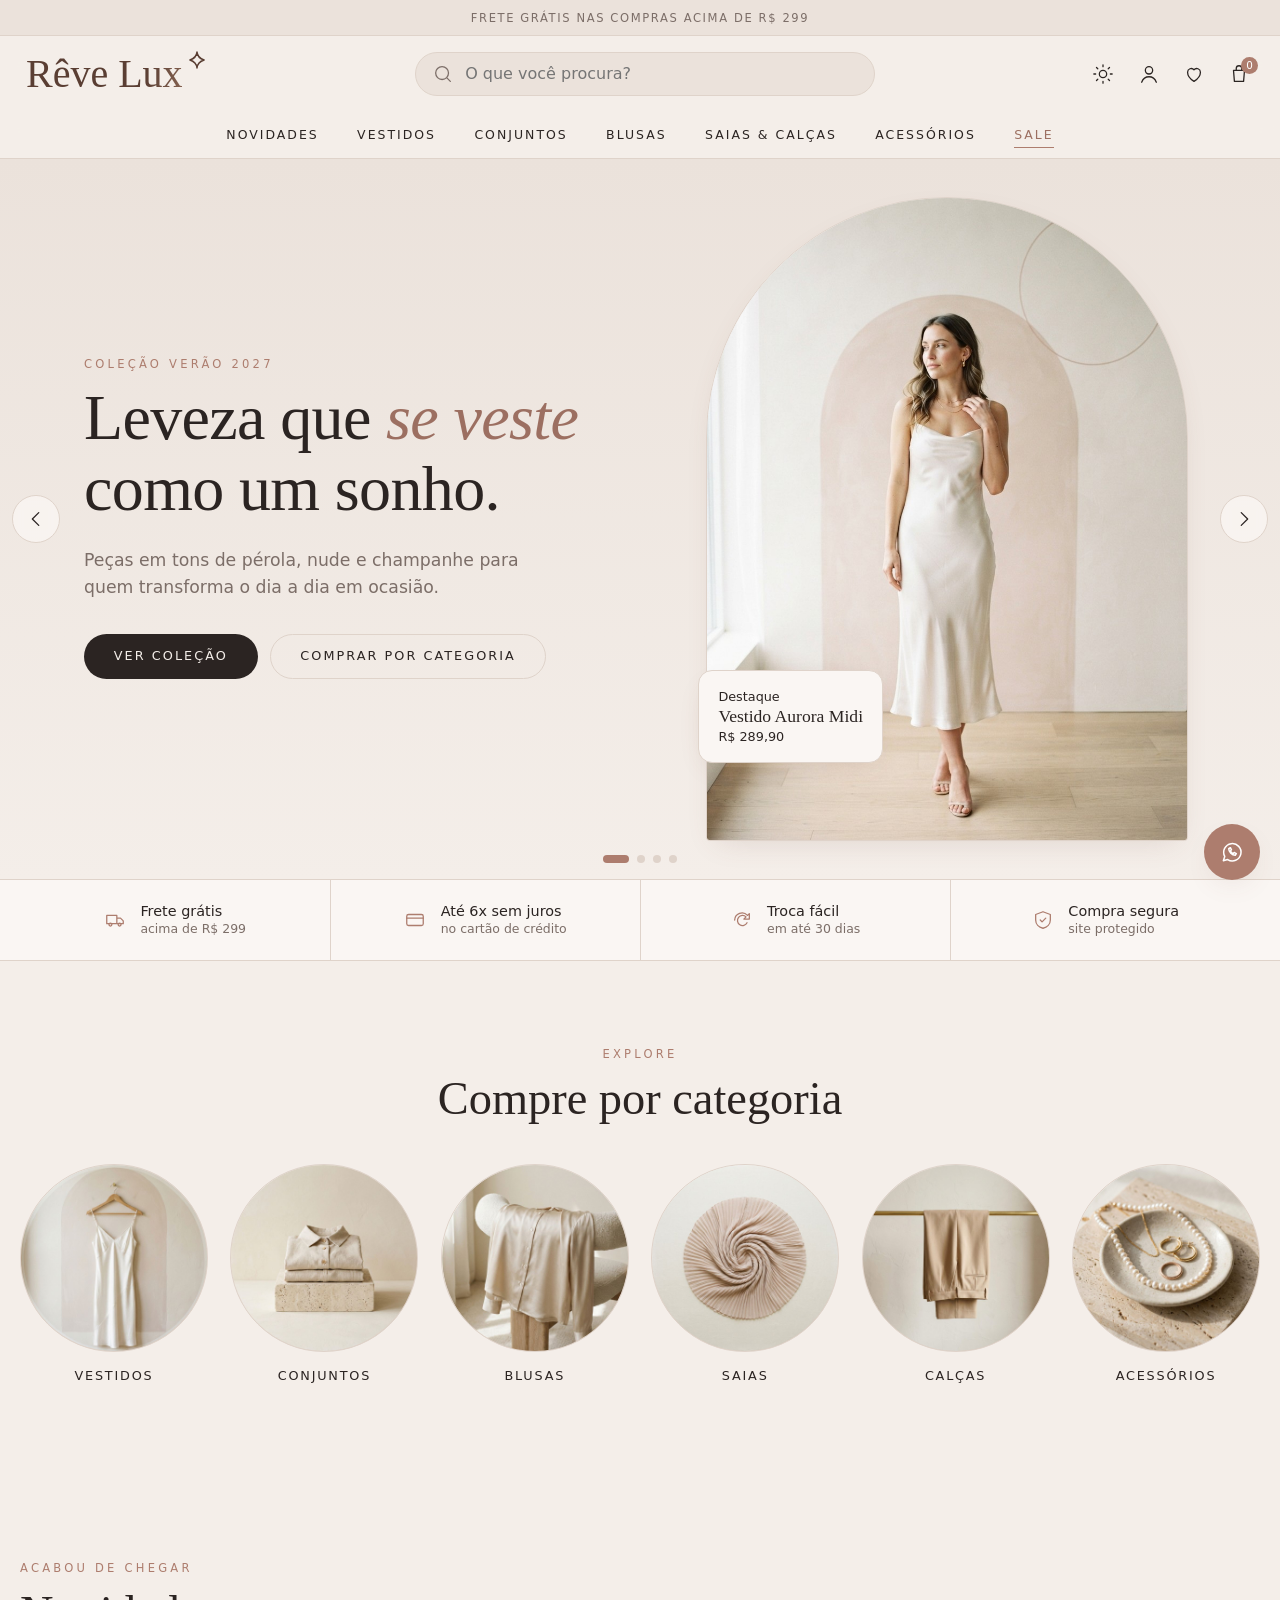
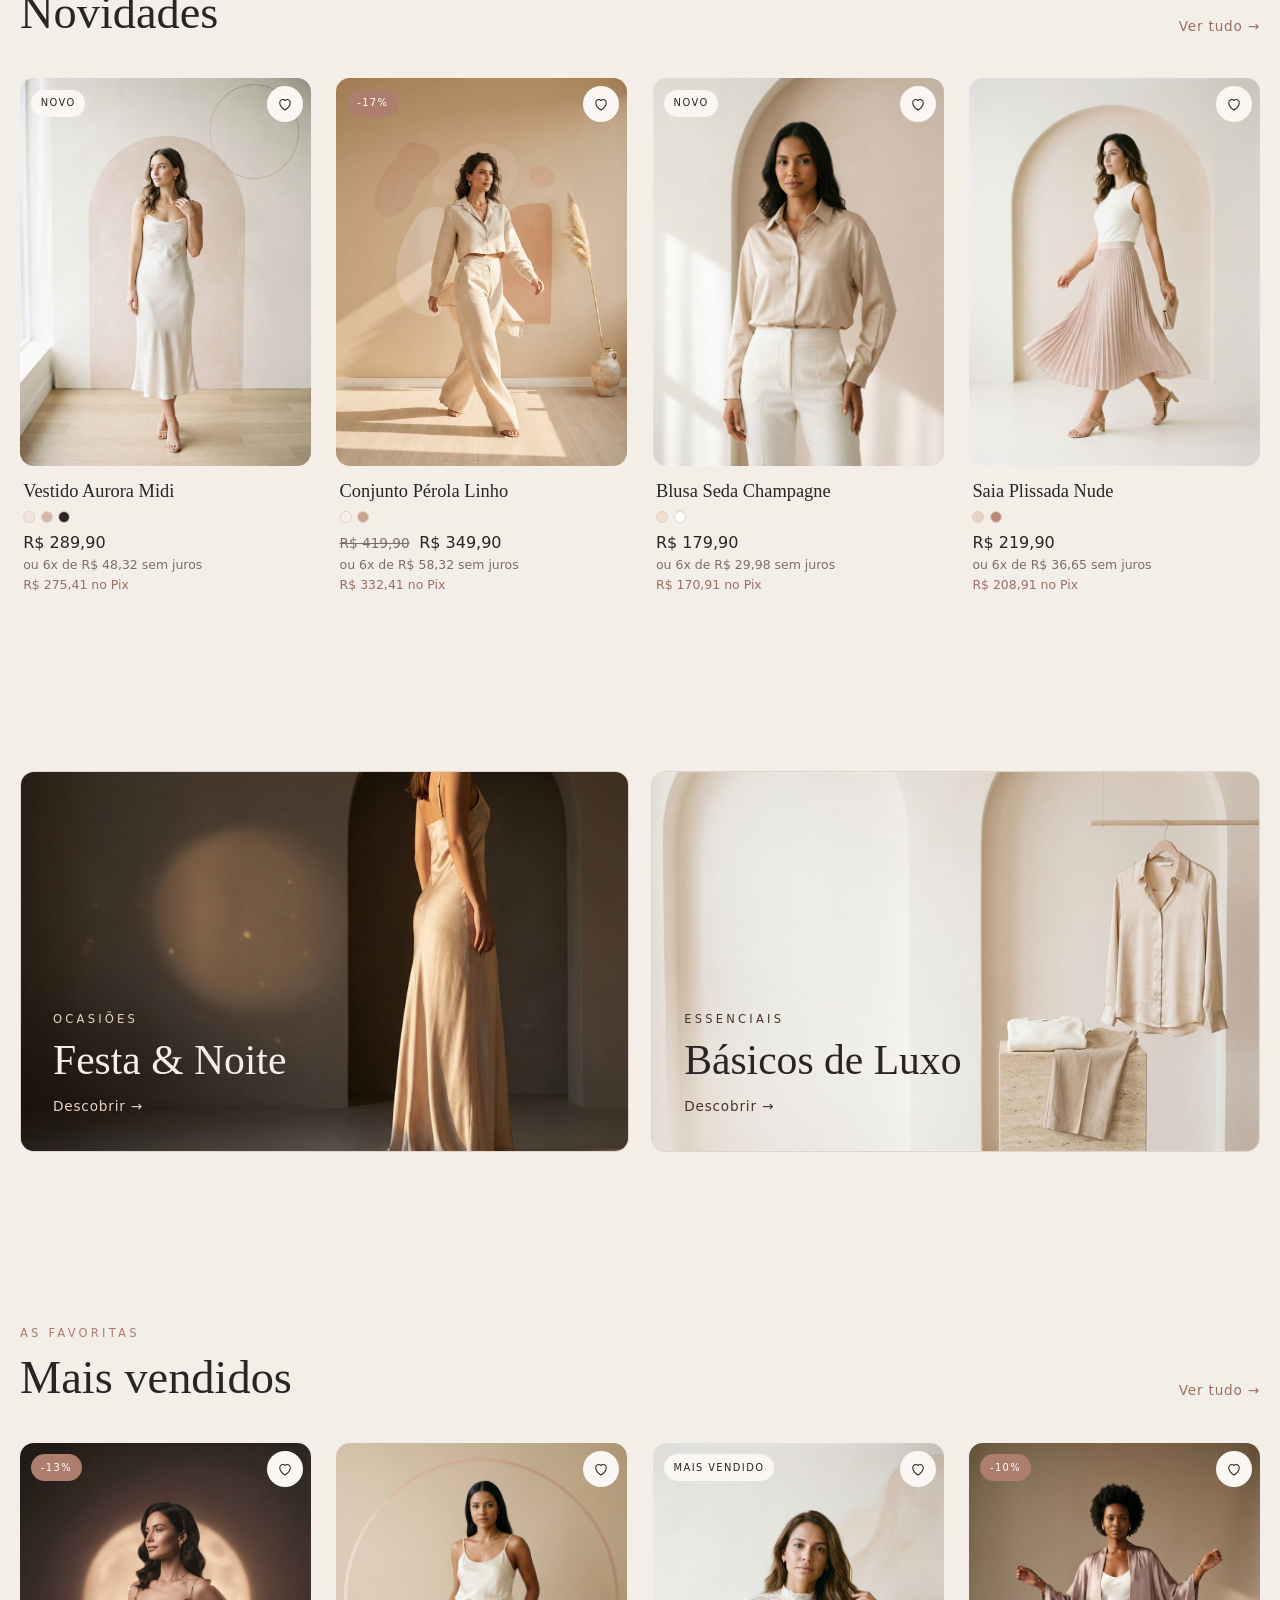
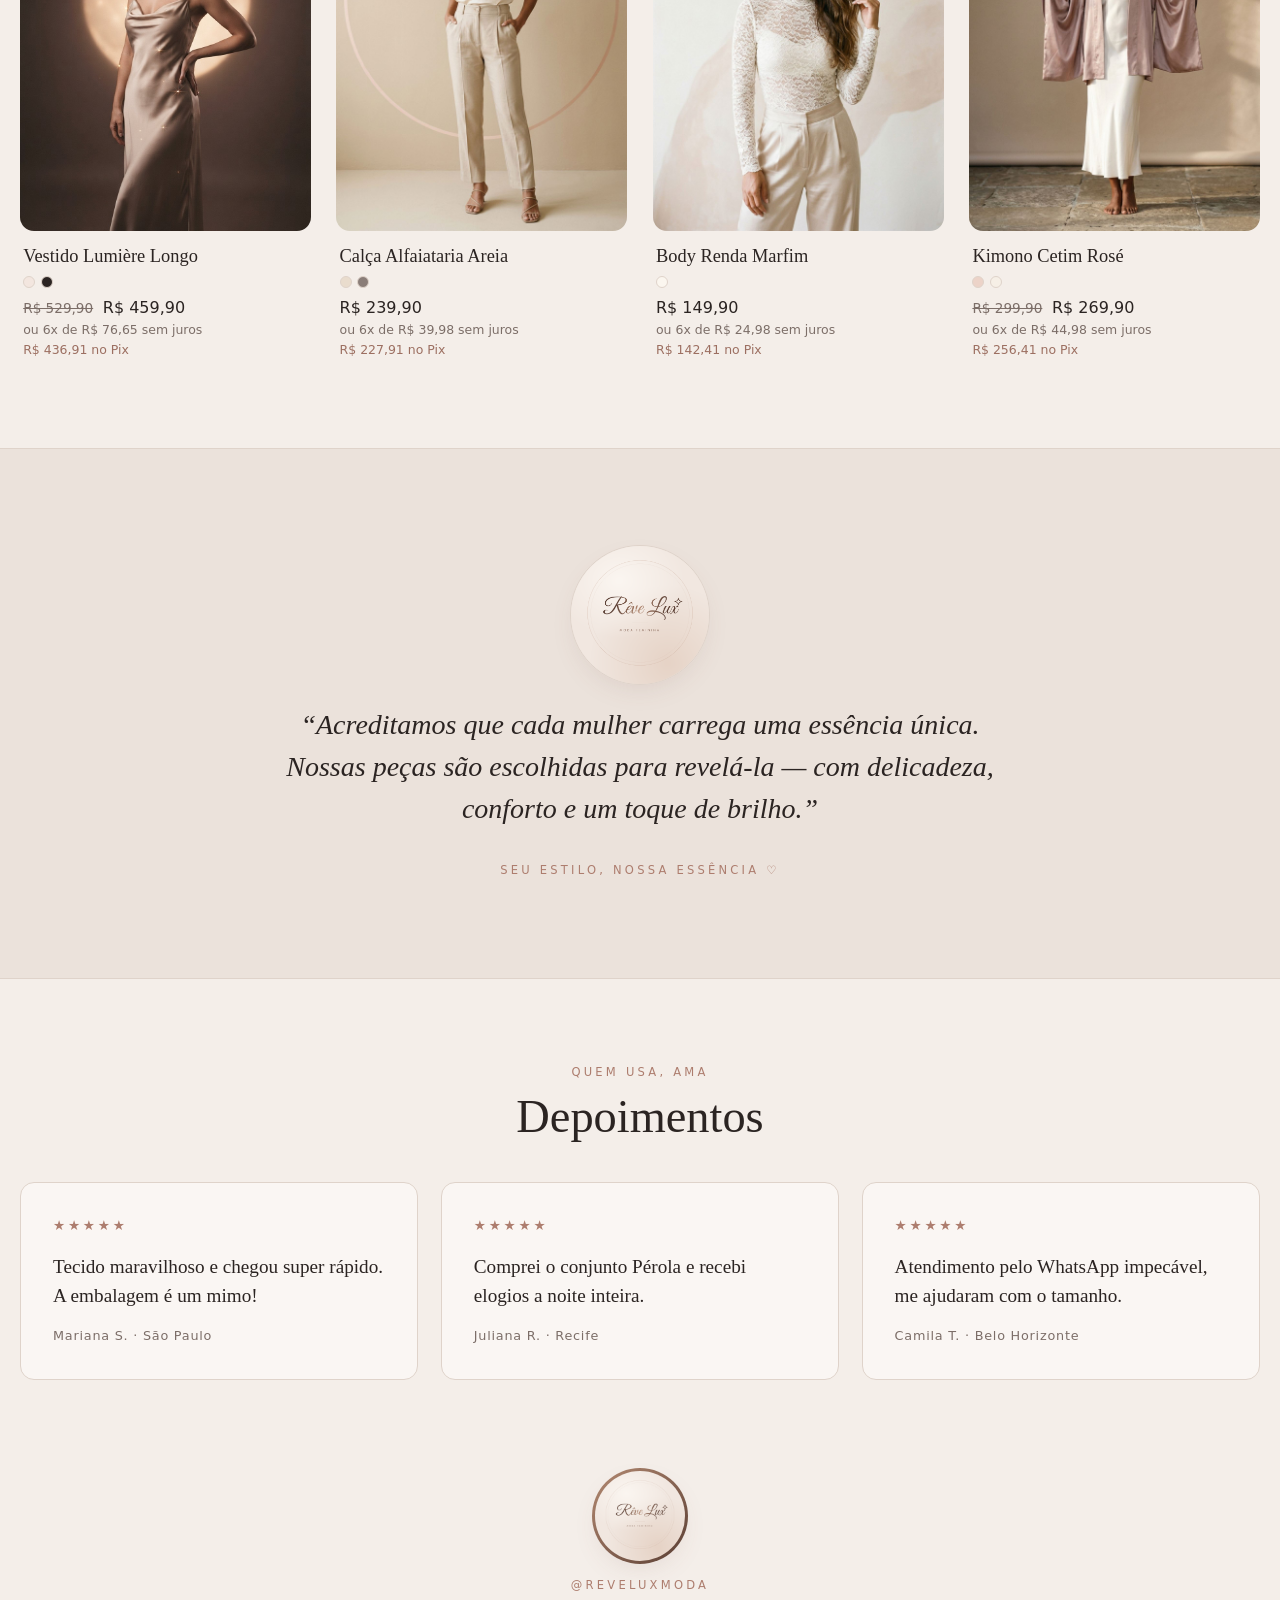
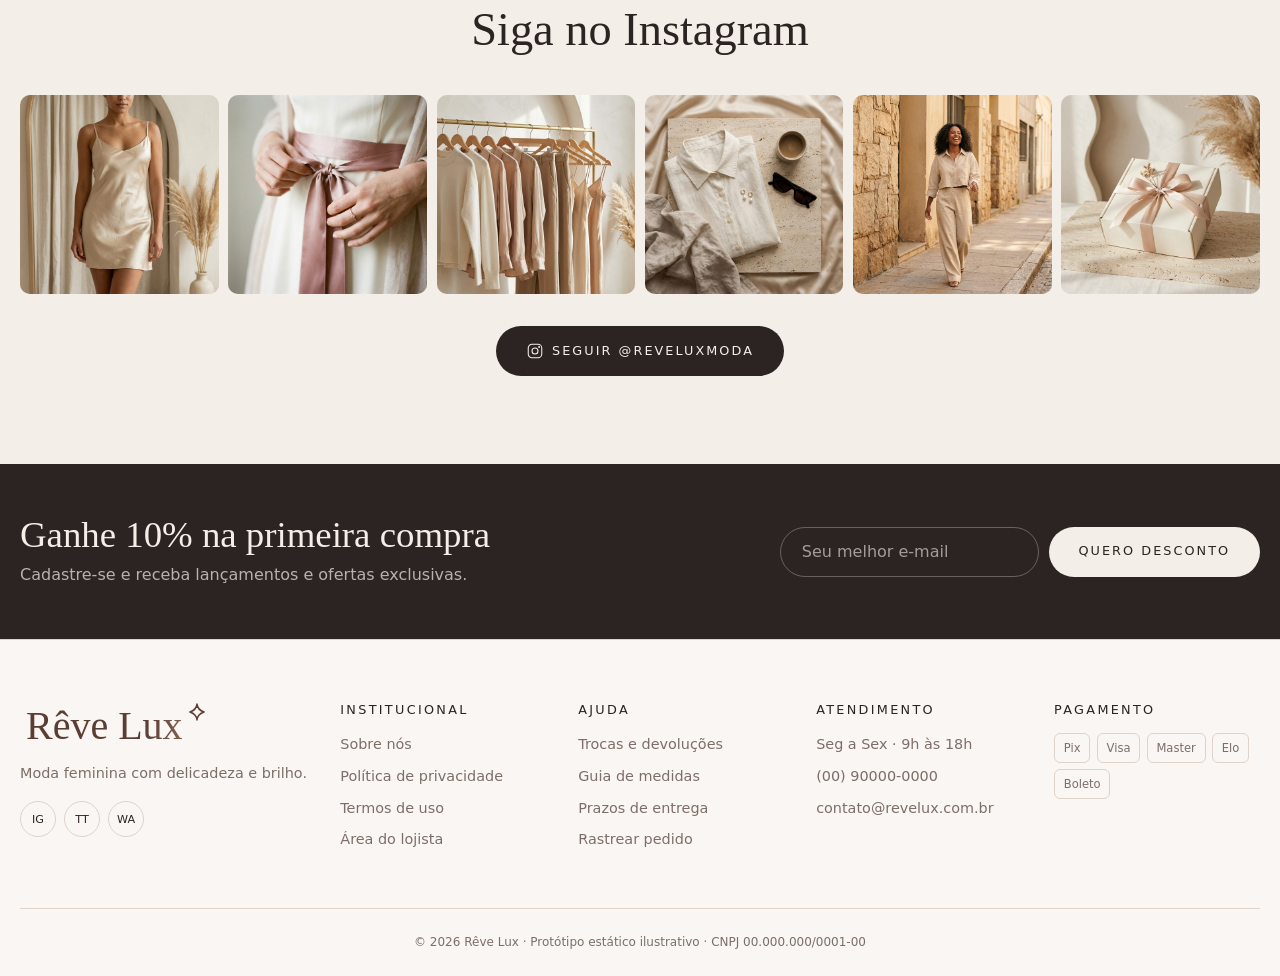
<file: index.html>
<!doctype html>
<html lang="pt-BR">
<head>
<meta charset="utf-8">
<meta name="viewport" content="width=device-width, initial-scale=1">
<meta http-equiv="Content-Security-Policy" content="default-src 'self'; script-src 'self'; style-src 'self' 'unsafe-inline' https://fonts.googleapis.com; font-src https://fonts.gstatic.com; img-src 'self' data: blob: https://pfzuuypvagzztfpwjqyz.supabase.co; connect-src 'self' https://pfzuuypvagzztfpwjqyz.supabase.co wss://pfzuuypvagzztfpwjqyz.supabase.co; object-src 'none'; base-uri 'self'; form-action 'self'; frame-src 'none'; manifest-src 'self'; upgrade-insecure-requests">
<meta name="referrer" content="strict-origin-when-cross-origin">
<title>Rêve Lux · Moda Feminina</title>
<meta name="description" content="Rêve Lux — Moda feminina. Seu estilo, nossa essência.">
<link rel="preconnect" href="https://fonts.googleapis.com">
<link rel="preconnect" href="https://fonts.gstatic.com" crossorigin>
<link href="https://fonts.googleapis.com/css2?family=Cormorant+Garamond:ital,wght@0,400;0,500;0,600;1,400&family=Great+Vibes&family=Jost:wght@300;400;500&display=swap" rel="stylesheet">
<link rel="stylesheet" href="assets/css/style.css">
<script src="assets/js/theme-init.js"></script>
</head>
<body>

<div id="site-header"></div>
<main>
<!-- 3. Hero: carrossel automático -->
<section class="hero" aria-roledescription="carrossel" aria-label="Destaques">
  <div class="hero__viewport">
    <article class="hero__slide is-active" aria-roledescription="slide" aria-label="1 de 4">
      <div class="container hero__grid">
        <div class="hero__copy">
          <p class="eyebrow">Coleção Verão 2027</p>
          <h1 class="hero__title">Leveza que <em>se veste</em><br>como um sonho.</h1>
          <p class="lead">Peças em tons de pérola, nude e champanhe para quem transforma o dia a dia em ocasião.</p>
          <div class="hero__cta">
            <a href="#novidades" class="btn btn--primary">Ver coleção</a>
            <a href="#categorias" class="btn btn--ghost">Comprar por categoria</a>
          </div>
        </div>
        <div class="hero__art">
          <div class="hero__frame"><div class="ph"><span>Rêve</span></div><img src="assets/img/hero/slide-1.jpg" alt="" loading="eager"></div>
          <div class="hero__tag">Destaque<br><strong>Vestido Aurora Midi</strong><br>R$ 289,90</div>
        </div>
      </div>
    </article>
    <article class="hero__slide" aria-roledescription="slide" aria-label="2 de 4" aria-hidden="true">
      <div class="container hero__grid">
        <div class="hero__copy">
          <p class="eyebrow">Conjuntos</p>
          <h2 class="hero__title">Linho, luz<br>e <em>movimento</em>.</h2>
          <p class="lead">Conjuntos leves que vão do brunch ao fim de tarde sem perder a elegância.</p>
          <div class="hero__cta">
            <a href="#cat-conjuntos" class="btn btn--primary">Ver conjuntos</a>
            <a href="#categorias" class="btn btn--ghost">Comprar por categoria</a>
          </div>
        </div>
        <div class="hero__art">
          <div class="hero__frame"><div class="ph"><span>Rêve</span></div><img src="assets/img/hero/slide-2.jpg" alt="" loading="lazy"></div>
          <div class="hero__tag">Destaque<br><strong>Conjunto Pérola Linho</strong><br>R$ 349,90</div>
        </div>
      </div>
    </article>
    <article class="hero__slide" aria-roledescription="slide" aria-label="3 de 4" aria-hidden="true">
      <div class="container hero__grid">
        <div class="hero__copy">
          <p class="eyebrow">Festa &amp; Noite</p>
          <h2 class="hero__title">O brilho<br>da <em>sua noite</em>.</h2>
          <p class="lead">Cetim, caimento fluido e detalhes que capturam a luz na medida certa.</p>
          <div class="hero__cta">
            <a href="#mais-vendidos" class="btn btn--primary">Ver mais vendidos</a>
            <a href="#categorias" class="btn btn--ghost">Comprar por categoria</a>
          </div>
        </div>
        <div class="hero__art">
          <div class="hero__frame"><div class="ph"><span>Rêve</span></div><img src="assets/img/hero/slide-3.jpg" alt="" loading="lazy"></div>
          <div class="hero__tag">Destaque<br><strong>Vestido Lumière Longo</strong><br>R$ 459,90</div>
        </div>
      </div>
    </article>
    <article class="hero__slide" aria-roledescription="slide" aria-label="4 de 4" aria-hidden="true">
      <div class="container hero__grid">
        <div class="hero__copy">
          <p class="eyebrow">Essenciais</p>
          <h2 class="hero__title">Básicos com<br><em>alma de luxo</em>.</h2>
          <p class="lead">Alfaiataria e seda em cores neutras, feitas para combinar com tudo.</p>
          <div class="hero__cta">
            <a href="#cat-blusas" class="btn btn--primary">Ver blusas</a>
            <a href="#categorias" class="btn btn--ghost">Comprar por categoria</a>
          </div>
        </div>
        <div class="hero__art">
          <div class="hero__frame"><div class="ph"><span>Rêve</span></div><img src="assets/img/hero/slide-4.jpg" alt="" loading="lazy"></div>
          <div class="hero__tag">Destaque<br><strong>Blusa Seda Champagne</strong><br>R$ 179,90</div>
        </div>
      </div>
    </article>
  </div>
  <button class="hero__arrow hero__arrow--prev" aria-label="Slide anterior"><svg viewBox="0 0 24 24"><path d="m15 5-7 7 7 7"/></svg></button>
  <button class="hero__arrow hero__arrow--next" aria-label="Próximo slide"><svg viewBox="0 0 24 24"><path d="m9 5 7 7-7 7"/></svg></button>
  <div class="hero__dots" role="tablist" aria-label="Escolher slide">
    <button role="tab" aria-selected="true" aria-label="Slide 1"></button><button role="tab" aria-selected="false" aria-label="Slide 2"></button><button role="tab" aria-selected="false" aria-label="Slide 3"></button><button role="tab" aria-selected="false" aria-label="Slide 4"></button>
  </div>
</section>

<!-- 4. Faixa de benefícios -->
<section class="benefits" aria-label="Benefícios">
  <ul class="container">
    <li><svg viewBox="0 0 24 24"><path d="M3 7h11v9H3zM14 10h4l3 3v3h-7"/><circle cx="7" cy="17" r="1.6"/><circle cx="17" cy="17" r="1.6"/></svg><div><strong>Frete grátis</strong><span>acima de R$ 299</span></div></li>
    <li><svg viewBox="0 0 24 24"><rect x="3" y="6" width="18" height="12" rx="2"/><path d="M3 10h18"/></svg><div><strong>Até 6x sem juros</strong><span>no cartão de crédito</span></div></li>
    <li><svg viewBox="0 0 24 24"><path d="M4 12a8 8 0 0 1 14-5l2-2v6h-6l2.4-2.4A5.5 5.5 0 1 0 17.5 15"/></svg><div><strong>Troca fácil</strong><span>em até 30 dias</span></div></li>
    <li><svg viewBox="0 0 24 24"><path d="M12 3 4 6v6c0 4.5 3.4 8 8 9 4.6-1 8-4.5 8-9V6z"/><path d="m9 12 2 2 4-4"/></svg><div><strong>Compra segura</strong><span>site protegido</span></div></li>
  </ul>
</section>

<!-- 5. Categorias em círculos -->
<section class="section" id="categorias">
  <div class="container">
    <header class="section__head"><p class="eyebrow">Explore</p><h2>Compre por categoria</h2></header>
    <ul class="cats" id="cats"></ul>
  </div>
</section>

<!-- 6. Vitrine: Novidades -->
<section class="section" id="novidades">
  <div class="container">
    <header class="section__head section__head--row">
      <div><p class="eyebrow">Acabou de chegar</p><h2>Novidades</h2></div>
      <a href="catalogo.html?filtro=novidades" class="link">Ver tudo →</a>
    </header>
    <div class="grid" data-shelf="new"></div>
  </div>
</section>

<!-- 7. Banners duplos -->
<section class="section">
  <div class="container duo">
    <a href="#" class="promo promo--festa reveal"><div class="ph ph--promo1"><img src="assets/img/home/promo-festa-noite.jpg" alt="Mulher de lado em vestido longo de cetim champagne sob luz dourada de fim de tarde" width="1600" height="1000" loading="lazy"></div><div class="promo__txt"><p class="eyebrow">Ocasiões</p><h3>Festa &amp; Noite</h3><span class="link">Descobrir →</span></div></a>
    <a href="#" class="promo promo--basicos reveal"><div class="ph ph--promo2"><img src="assets/img/home/promo-basicos-luxo.jpg" alt="Camisa de seda champagne, tricô marfim e calça de alfaiataria areia sobre bloco de travertino" width="1600" height="1000" loading="lazy"></div><div class="promo__txt"><p class="eyebrow">Essenciais</p><h3>Básicos de Luxo</h3><span class="link">Descobrir →</span></div></a>
  </div>
</section>

<!-- 8. Vitrine: Mais vendidos -->
<section class="section" id="mais-vendidos">
  <div class="container">
    <header class="section__head section__head--row">
      <div><p class="eyebrow">As favoritas</p><h2>Mais vendidos</h2></div>
      <a href="catalogo.html?filtro=mais-vendidos" class="link">Ver tudo →</a>
    </header>
    <div class="grid" data-shelf="best"></div>
  </div>
</section>

<!-- 9. Manifesto da marca -->
<section class="manifesto">
  <div class="container manifesto__inner reveal">
    <img class="manifesto__logo" src="assets/img/perfil-revelux.png" alt="Logo Rêve Lux" width="140" height="140">
    <p>“Acreditamos que cada mulher carrega uma essência única. Nossas peças são escolhidas para revelá-la — com delicadeza, conforto e um toque de brilho.”</p>
    <span class="eyebrow">Seu estilo, nossa essência ♡</span>
  </div>
</section>

<!-- 10. Depoimentos -->
<section class="section">
  <div class="container">
    <header class="section__head"><p class="eyebrow">Quem usa, ama</p><h2>Depoimentos</h2></header>
    <div class="reviews">
      <figure class="review reveal"><div class="stars">★★★★★</div><blockquote>Tecido maravilhoso e chegou super rápido. A embalagem é um mimo!</blockquote><figcaption>Mariana S. · São Paulo</figcaption></figure>
      <figure class="review reveal"><div class="stars">★★★★★</div><blockquote>Comprei o conjunto Pérola e recebi elogios a noite inteira.</blockquote><figcaption>Juliana R. · Recife</figcaption></figure>
      <figure class="review reveal"><div class="stars">★★★★★</div><blockquote>Atendimento pelo WhatsApp impecável, me ajudaram com o tamanho.</blockquote><figcaption>Camila T. · Belo Horizonte</figcaption></figure>
    </div>
  </div>
</section>

<!-- 11. Feed Instagram -->
<section class="section section--tight">
  <div class="container">
    <header class="section__head"><img class="insta__avatar" src="assets/img/perfil-revelux.png" alt="Foto de perfil da Rêve Lux" width="96" height="96"><p class="eyebrow">@reveluxmoda</p><h2>Siga no Instagram</h2></header>
    <div class="insta" id="insta"></div>
    <div class="insta__cta">
      <a href="https://www.instagram.com/reveluxmoda/" target="_blank" rel="noopener" class="btn btn--primary">
        <svg viewBox="0 0 24 24" aria-hidden="true"><rect x="3" y="3" width="18" height="18" rx="5"/><circle cx="12" cy="12" r="4"/><circle cx="17.5" cy="6.5" r=".6" fill="currentColor"/></svg>
        Seguir @reveluxmoda
      </a>
    </div>
  </div>
</section>

<!-- 12. Newsletter -->
<section class="newsletter">
  <div class="container newsletter__inner">
    <div><h2>Ganhe 10% na primeira compra</h2><p>Cadastre-se e receba lançamentos e ofertas exclusivas.</p></div>
    <form id="newsletter-form">
      <input type="email" required placeholder="Seu melhor e-mail" aria-label="E-mail">
      <button class="btn btn--primary">Quero desconto</button>
    </form>
  </div>
</section>
</main>

<div id="site-footer"></div>

<script src="assets/js/config.js"></script>
<script src="assets/js/data.js"></script>
<script src="assets/js/store.js"></script>
<script src="assets/js/layout.js"></script>
<script src="assets/js/main.js"></script>
</body>
</html>
</file>
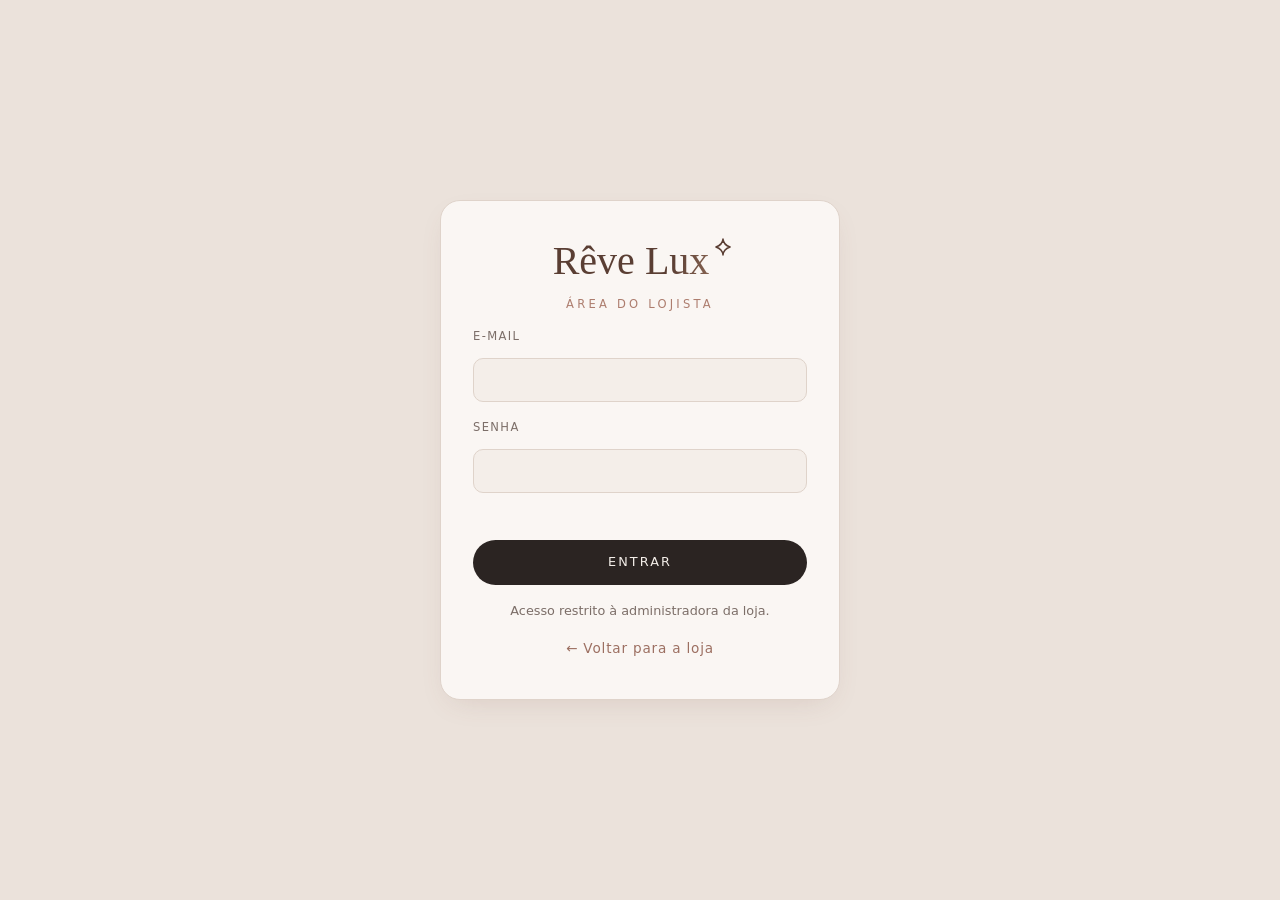
<file: admin.html>
<!doctype html>
<html lang="pt-BR">
<head>
<meta charset="utf-8">
<meta name="viewport" content="width=device-width, initial-scale=1">
<meta http-equiv="Content-Security-Policy" content="default-src 'self'; script-src 'self'; style-src 'self' 'unsafe-inline' https://fonts.googleapis.com; font-src https://fonts.gstatic.com; img-src 'self' data: blob: https://pfzuuypvagzztfpwjqyz.supabase.co; connect-src 'self' https://pfzuuypvagzztfpwjqyz.supabase.co wss://pfzuuypvagzztfpwjqyz.supabase.co; object-src 'none'; base-uri 'self'; form-action 'self'; frame-src 'none'; manifest-src 'self'; upgrade-insecure-requests">
<meta name="referrer" content="strict-origin-when-cross-origin">
<meta name="robots" content="noindex">
<title>Painel Rêve Lux</title>
<link rel="preconnect" href="https://fonts.googleapis.com">
<link rel="preconnect" href="https://fonts.gstatic.com" crossorigin>
<link href="https://fonts.googleapis.com/css2?family=Cormorant+Garamond:ital,wght@0,400;0,500;0,600;1,400&family=Great+Vibes&family=Jost:wght@300;400;500&display=swap" rel="stylesheet">
<link rel="stylesheet" href="assets/css/style.css">
<link rel="stylesheet" href="assets/css/admin.css">
<script src="assets/js/theme-init.js"></script>
</head>
<body class="admin">

<!-- Login -->
<section class="login" id="login-view">
  <form class="login__card" id="login-form" novalidate>
    <span class="brand"><span class="brand__name">Rêve Lux</span><svg class="brand__star" viewBox="0 0 24 24" aria-hidden="true"><path d="M12 2.5c.5 4.6 2.6 7.6 8.5 9.5-5.9 1.9-8 4.9-8.5 9.5-.5-4.6-2.6-7.6-8.5-9.5 5.9-1.9 8-4.9 8.5-9.5z"/></svg></span>
    <p class="eyebrow">Área do lojista</p>
    <label class="field"><span>E-mail</span><input id="login-email" type="email" autocomplete="username" required maxlength="254"></label>
    <label class="field"><span>Senha</span><input id="login-pass" type="password" autocomplete="current-password" required maxlength="128"></label>
    <p class="form-error" id="login-error" role="alert"></p>
    <button class="btn btn--primary btn--block">Entrar</button>
    <p class="muted login__hint" id="login-hint"></p>
    <a class="link" href="index.html">← Voltar para a loja</a>
  </form>
</section>

<!-- Painel -->
<div class="panel" id="panel-view" hidden>
  <header class="panel__top">
    <a href="index.html" class="brand"><span class="brand__name">Rêve Lux</span><svg class="brand__star" viewBox="0 0 24 24" aria-hidden="true"><path d="M12 2.5c.5 4.6 2.6 7.6 8.5 9.5-5.9 1.9-8 4.9-8.5 9.5-.5-4.6-2.6-7.6-8.5-9.5 5.9-1.9 8-4.9 8.5-9.5z"/></svg></a>
    <span class="mode" id="mode"></span>
    <div class="panel__actions">
      <button class="icon-btn theme-toggle" aria-label="Alternar tema claro/escuro">
        <svg class="i-sun" viewBox="0 0 24 24"><circle cx="12" cy="12" r="4"/><path d="M12 2v2M12 20v2M4.9 4.9l1.4 1.4M17.7 17.7l1.4 1.4M2 12h2M20 12h2M4.9 19.1l1.4-1.4M17.7 6.3l1.4-1.4"/></svg>
        <svg class="i-moon" viewBox="0 0 24 24"><path d="M20 14.5A8 8 0 1 1 9.5 4a6.5 6.5 0 0 0 10.5 10.5z"/></svg>
      </button>
      <button class="btn btn--ghost btn--sm" id="logout">Sair</button>
    </div>
  </header>

  <main class="panel__main">
    <nav class="tabs" role="tablist" aria-label="Seções do painel">
      <button role="tab" aria-selected="true" data-tab="produtos">Produtos</button>
      <button role="tab" aria-selected="false" data-tab="pedidos">Pedidos</button>
      <button role="tab" aria-selected="false" data-tab="clientes">Clientes</button>
      <button role="tab" aria-selected="false" data-tab="auditoria">Auditoria</button>
    </nav>

    <section data-panel="produtos">
      <div class="panel__head">
        <div><p class="eyebrow">Catálogo</p><h1>Produtos</h1></div>
        <button class="btn btn--primary" id="new-btn">+ Novo produto</button>
      </div>
      <div class="stats" id="stats"></div>
      <div class="toolbar">
        <input type="search" id="filter" placeholder="Buscar por nome…" aria-label="Buscar produtos" maxlength="60">
        <select id="filter-cat" aria-label="Filtrar por categoria"><option value="">Todas as categorias</option></select>
        <button class="btn btn--ghost btn--sm" id="reset-demo" hidden>Restaurar catálogo de exemplo</button>
      </div>
      <div class="table-wrap">
        <table class="table">
          <thead><tr><th>Produto</th><th>Categoria</th><th>Preço</th><th>Estoque</th><th>Status</th><th><span class="sr-only">Ações</span></th></tr></thead>
          <tbody id="rows"></tbody>
        </table>
      </div>
    </section>

    <section data-panel="pedidos" hidden>
      <div class="panel__head"><div><p class="eyebrow">Vendas</p><h1>Pedidos</h1></div></div>
      <div class="table-wrap">
        <table class="table">
          <thead><tr><th>Pedido</th><th>Data</th><th>Itens</th><th>Total</th><th>Status</th><th>Rastreio</th></tr></thead>
          <tbody id="orders"></tbody>
        </table>
      </div>
    </section>

    <section data-panel="clientes" hidden>
      <div class="panel__head"><div><p class="eyebrow">Pessoas</p><h1>Clientes</h1></div></div>
      <p class="muted note">Por privacidade (LGPD), o painel mostra só nome, telefone e data de cadastro. CPF e endereços ficam visíveis apenas no pedido.</p>
      <div class="table-wrap">
        <table class="table">
          <thead><tr><th>Nome</th><th>Telefone</th><th>Perfil</th><th>Cadastro</th></tr></thead>
          <tbody id="customers"></tbody>
        </table>
      </div>
    </section>

    <section data-panel="auditoria" hidden>
      <div class="panel__head"><div><p class="eyebrow">Segurança</p><h1>Auditoria</h1></div></div>
      <p class="muted note">Registro automático, feito pelo banco, de toda criação, edição e exclusão de produtos, mudança de pedido e de permissão.</p>
      <div class="table-wrap">
        <table class="table">
          <thead><tr><th>Quando</th><th>Ação</th><th>Tabela</th><th>Registro</th></tr></thead>
          <tbody id="audit"></tbody>
        </table>
      </div>
    </section>
  </main>
</div>

<!-- Editor -->
<aside class="drawer" id="editor" aria-hidden="true">
  <form class="drawer__panel editor" id="form" novalidate>
    <button type="button" class="icon-btn drawer__close" aria-label="Fechar">✕</button>
    <h3 id="form-title">Novo produto</h3>

    <div class="editor__body">
      <label class="field"><span>Nome *</span><input id="f-name" required minlength="2" maxlength="120"></label>
      <div class="row2">
        <label class="field"><span>Categoria *</span><select id="f-category" required></select></label>
        <label class="field"><span>Selo</span><input id="f-tag" placeholder="Ex.: Novo, Últimas peças" maxlength="30"></label>
      </div>
      <div class="row3">
        <label class="field"><span>Preço (R$) *</span><input id="f-price" type="number" step="0.01" min="0" required></label>
        <label class="field"><span>Preço "de" (R$)</span><input id="f-compare" type="number" step="0.01" min="0" placeholder="Opcional"></label>
        <label class="field"><span>Estoque</span><input id="f-stock" type="number" step="1" min="0" value="0"></label>
      </div>

      <fieldset class="field">
        <legend>Fotos</legend>
        <div class="imgs" id="f-images"></div>
        <div class="imgs__add">
          <label class="btn btn--ghost btn--sm"><input type="file" id="f-upload" accept="image/jpeg,image/png,image/webp,image/avif" multiple hidden>Enviar fotos</label>
          <input id="f-image-url" type="url" placeholder="ou cole o link (https://) de uma imagem" maxlength="500">
          <button type="button" class="btn btn--ghost btn--sm" id="f-add-url">Adicionar</button>
        </div>
        <small class="muted">A primeira foto é a capa. Use fotos em 3:4 (ex.: 1200 × 1600 px).</small>
      </fieldset>

      <fieldset class="field">
        <legend>Cores</legend>
        <div id="f-colors" class="colors"></div>
        <button type="button" class="btn btn--ghost btn--sm" id="f-add-color">+ Cor</button>
      </fieldset>

      <label class="field"><span>Tamanhos (separados por vírgula)</span><input id="f-sizes" placeholder="PP, P, M, G, GG" maxlength="120"></label>
      <label class="field"><span>Descrição</span><textarea id="f-description" rows="4" maxlength="2000"></textarea></label>
      <label class="field"><span>Detalhes (um por linha)</span><textarea id="f-details" rows="4" maxlength="2000" placeholder="Tecido: linho&#10;Lavar à mão"></textarea></label>

      <div class="toggles">
        <label><input type="checkbox" id="f-active" checked> Visível na loja</label>
        <label><input type="checkbox" id="f-new"> Mostrar em Novidades</label>
        <label><input type="checkbox" id="f-best"> Mostrar em Mais vendidos</label>
      </div>
      <p class="form-error" id="form-error" role="alert"></p>
    </div>

    <div class="editor__foot">
      <button type="button" class="btn btn--ghost" id="delete-btn" hidden>Excluir</button>
      <span class="confirm" id="confirm" hidden>Excluir mesmo? <button type="button" class="link" id="confirm-yes">Sim, excluir</button> <button type="button" class="link" id="confirm-no">Cancelar</button></span>
      <button class="btn btn--primary" id="save-btn">Salvar produto</button>
    </div>
  </form>
</aside>

<div class="toast" id="toast" role="status"></div>

<script src="assets/js/config.js"></script>
<script src="assets/js/data.js"></script>
<script src="assets/vendor/supabase-2.45.4.min.js"></script>
<script src="assets/js/store.js"></script>
<script src="assets/js/admin.js"></script>
</body>
</html>
</file>
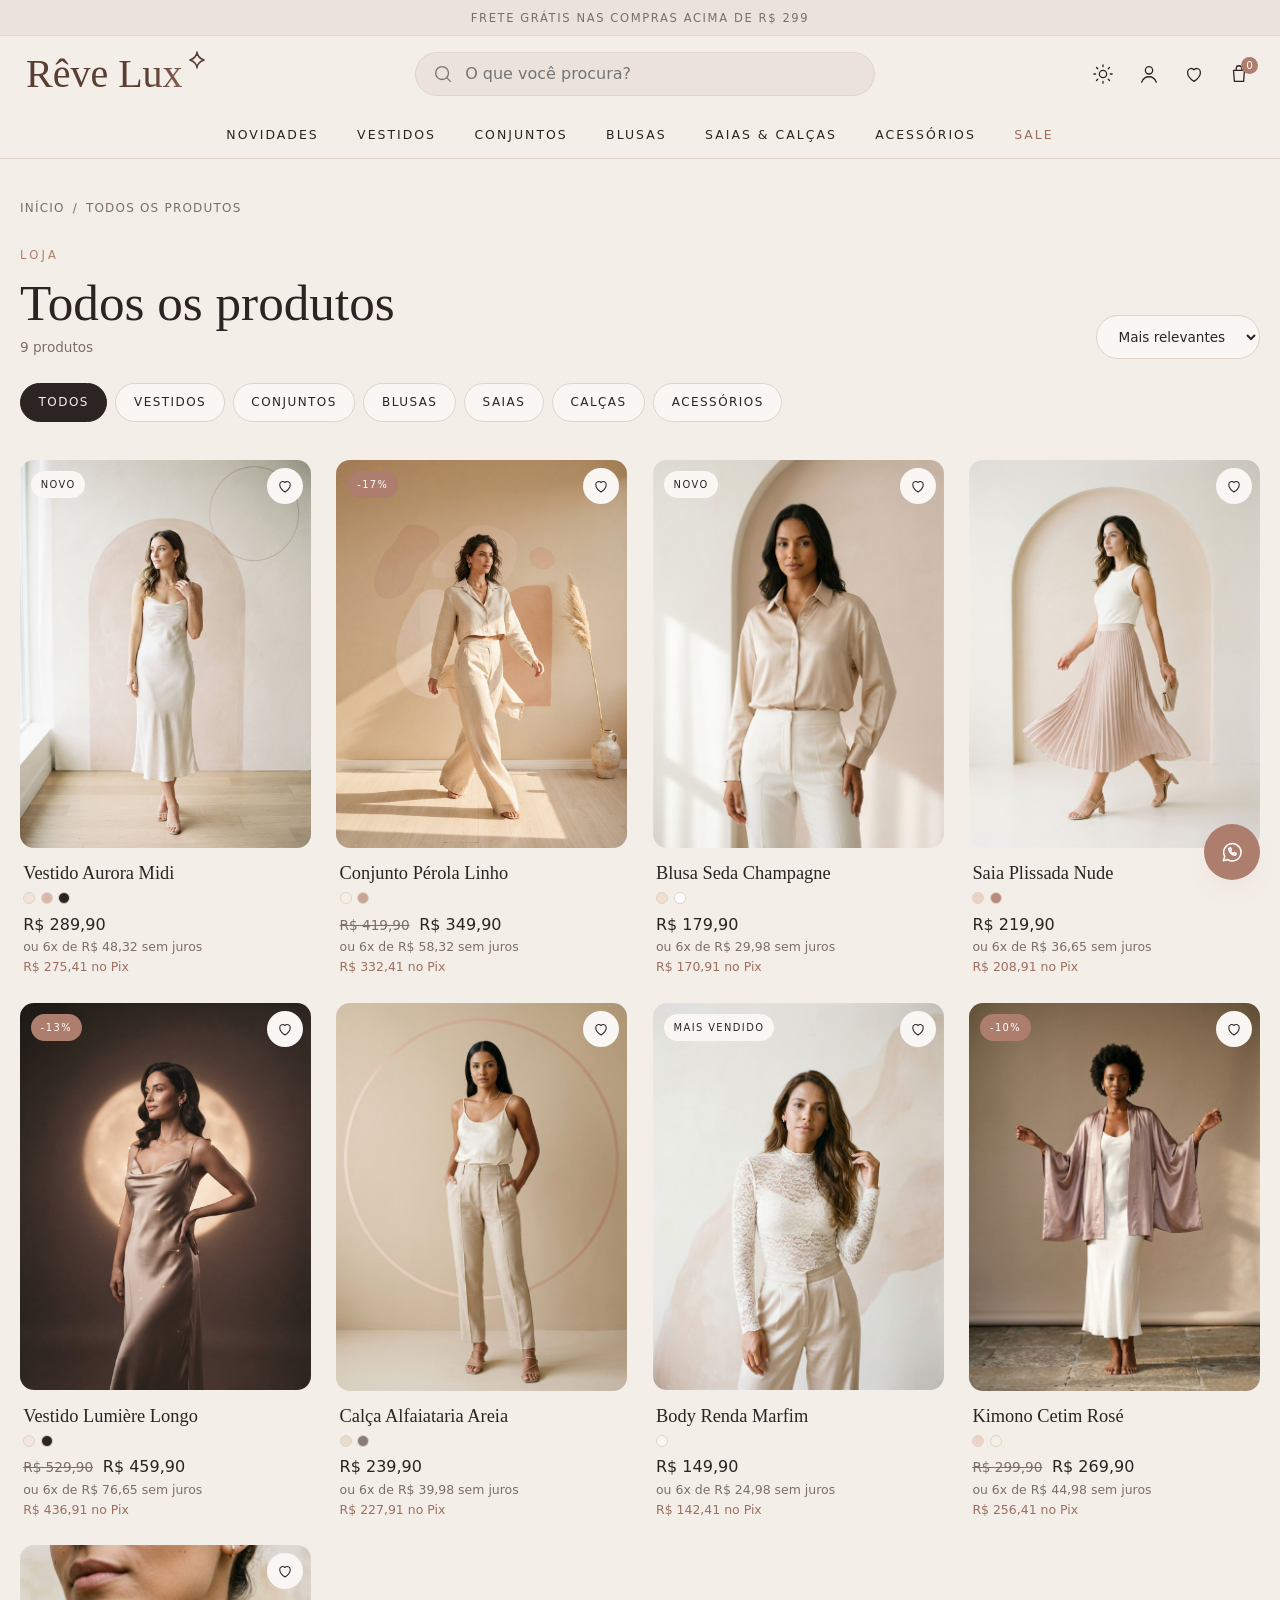
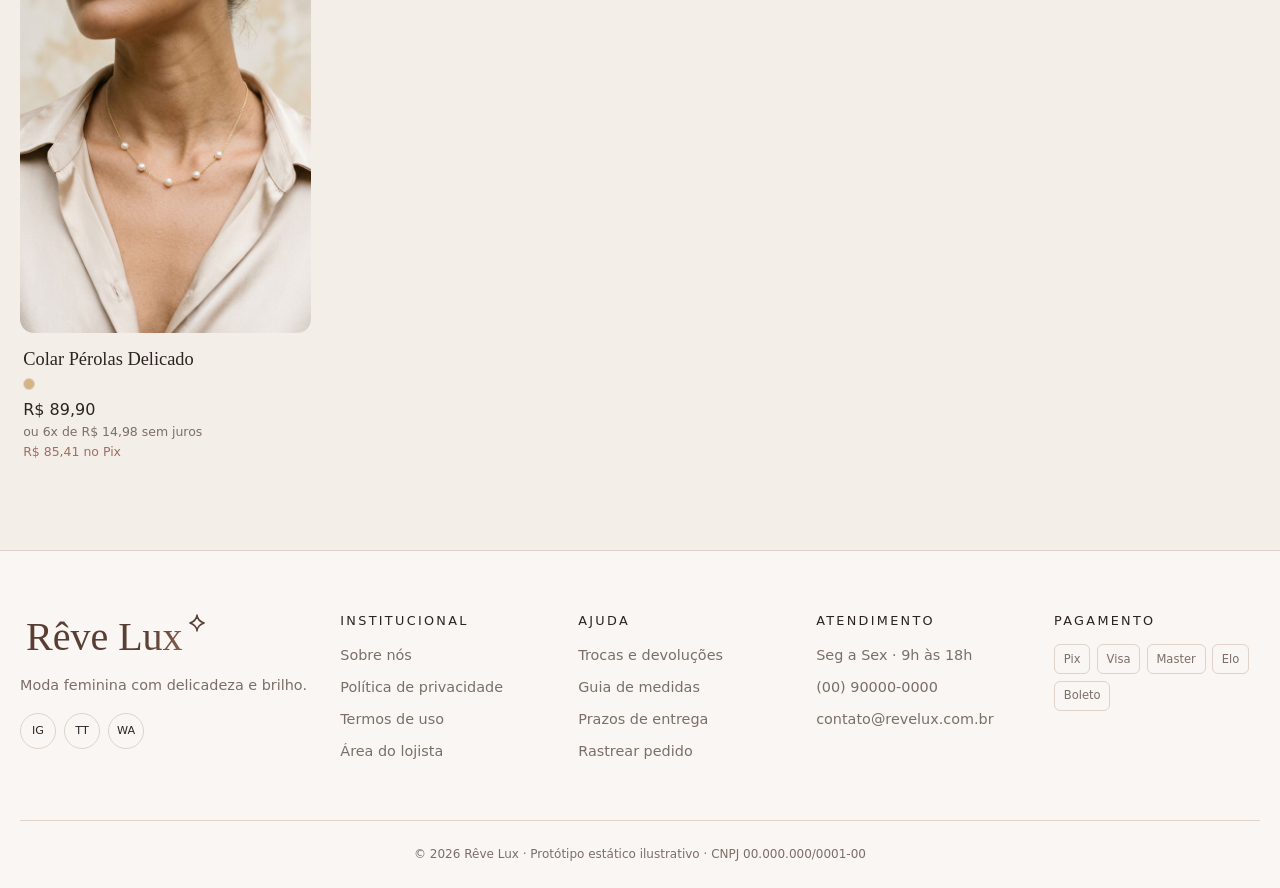
<file: catalogo.html>
<!doctype html>
<html lang="pt-BR">
<head>
<meta charset="utf-8">
<meta name="viewport" content="width=device-width, initial-scale=1">
<meta http-equiv="Content-Security-Policy" content="default-src 'self'; script-src 'self'; style-src 'self' 'unsafe-inline' https://fonts.googleapis.com; font-src https://fonts.gstatic.com; img-src 'self' data: blob: https://pfzuuypvagzztfpwjqyz.supabase.co; connect-src 'self' https://pfzuuypvagzztfpwjqyz.supabase.co wss://pfzuuypvagzztfpwjqyz.supabase.co; object-src 'none'; base-uri 'self'; form-action 'self'; frame-src 'none'; manifest-src 'self'; upgrade-insecure-requests">
<meta name="referrer" content="strict-origin-when-cross-origin">
<title>Catálogo · Rêve Lux</title>
<meta name="description" content="Todos os produtos da Rêve Lux.">
<link rel="preconnect" href="https://fonts.googleapis.com">
<link rel="preconnect" href="https://fonts.gstatic.com" crossorigin>
<link href="https://fonts.googleapis.com/css2?family=Cormorant+Garamond:ital,wght@0,400;0,500;0,600;1,400&family=Great+Vibes&family=Jost:wght@300;400;500&display=swap" rel="stylesheet">
<link rel="stylesheet" href="assets/css/style.css">
<script src="assets/js/theme-init.js"></script>
</head>
<body>
<div id="site-header"></div>

<main>
<section class="section catalog">
  <div class="container">
    <nav class="crumbs" aria-label="Você está em"><a href="index.html">Início</a><span>/</span><span id="crumb">Catálogo</span></nav>
    <header class="catalog__head">
      <div><p class="eyebrow" id="cat-eyebrow">Loja</p><h1 id="cat-title">Todos os produtos</h1><p class="muted" id="cat-count"></p></div>
      <div class="catalog__tools">
        <label class="select"><span class="sr-only">Ordenar por</span>
          <select id="sort">
            <option value="relevance">Mais relevantes</option>
            <option value="price-asc">Menor preço</option>
            <option value="price-desc">Maior preço</option>
            <option value="name">A a Z</option>
          </select>
        </label>
      </div>
    </header>
    <div class="chips" id="chips" role="list"></div>
    <div class="grid" id="results"></div>
  </div>
</section>
</main>

<div id="site-footer"></div>

<script src="assets/js/config.js"></script>
<script src="assets/js/data.js"></script>
<script src="assets/js/store.js"></script>
<script src="assets/js/layout.js"></script>
<script src="assets/js/catalogo.js"></script>
</body>
</html>
</file>
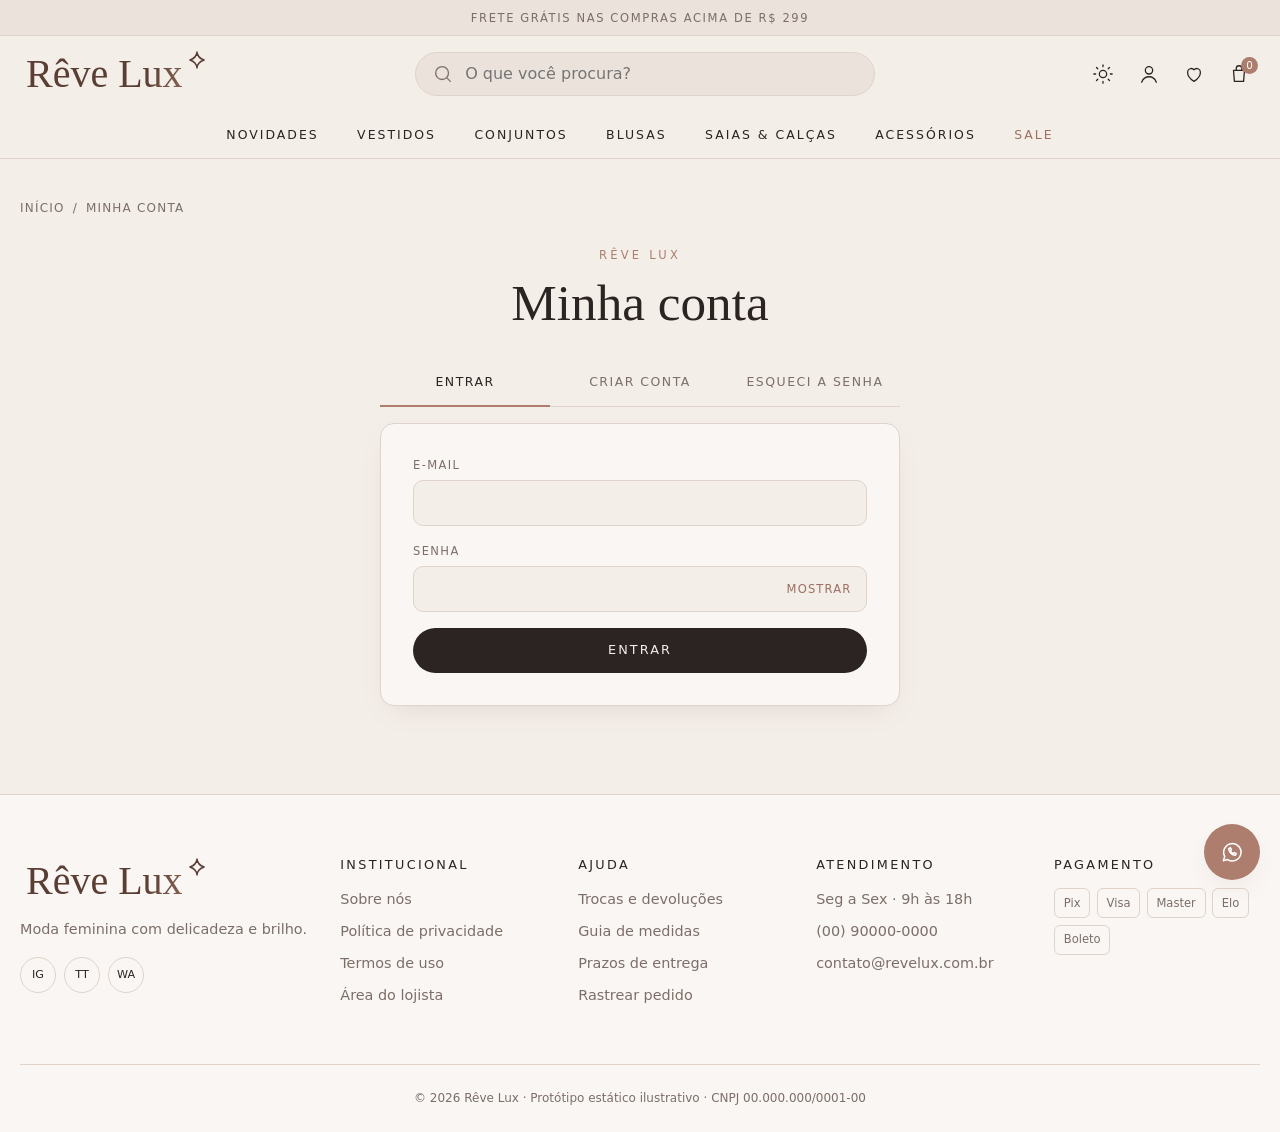
<file: conta.html>
<!doctype html>
<html lang="pt-BR">
<head>
<meta charset="utf-8">
<meta name="viewport" content="width=device-width, initial-scale=1">
<meta http-equiv="Content-Security-Policy" content="default-src 'self'; script-src 'self'; style-src 'self' 'unsafe-inline' https://fonts.googleapis.com; font-src https://fonts.gstatic.com; img-src 'self' data: blob: https://pfzuuypvagzztfpwjqyz.supabase.co; connect-src 'self' https://pfzuuypvagzztfpwjqyz.supabase.co wss://pfzuuypvagzztfpwjqyz.supabase.co; object-src 'none'; base-uri 'self'; form-action 'self'; frame-src 'none'; manifest-src 'self'; upgrade-insecure-requests">
<meta name="referrer" content="strict-origin-when-cross-origin">
<meta name="robots" content="noindex">
<title>Minha conta · Rêve Lux</title>
<meta name="description" content="Entre ou crie sua conta Rêve Lux.">
<link rel="preconnect" href="https://fonts.googleapis.com">
<link rel="preconnect" href="https://fonts.gstatic.com" crossorigin>
<link href="https://fonts.googleapis.com/css2?family=Cormorant+Garamond:ital,wght@0,400;0,500;0,600;1,400&family=Great+Vibes&family=Jost:wght@300;400;500&display=swap" rel="stylesheet">
<link rel="stylesheet" href="assets/css/style.css">
<link rel="stylesheet" href="assets/css/conta.css">
<script src="assets/js/theme-init.js"></script>
</head>
<body>
<div id="site-header"></div>

<main>
<section class="section conta">
  <div class="container">
    <nav class="crumbs" aria-label="Você está em"><a href="index.html">Início</a><span>/</span><span>Minha conta</span></nav>
    <p class="conta__demo" id="demo-note" hidden>Modo demonstração: os dados ficam só neste navegador.</p>
    <p class="muted" id="conta-loading" role="status">Carregando…</p>

    <!-- Deslogada -->
    <div class="conta__guest" id="conta-guest" hidden>
      <header class="conta__head">
        <p class="eyebrow">Rêve Lux</p>
        <h1>Minha conta</h1>
      </header>
      <p class="form__msg form__msg--info" id="guest-msg" role="status" hidden></p>

      <div class="tabs" role="tablist" aria-label="Acesso à conta">
        <button type="button" role="tab" id="tab-entrar" aria-controls="panel-entrar" aria-selected="true">Entrar</button>
        <button type="button" role="tab" id="tab-cadastro" aria-controls="panel-cadastro" aria-selected="false" tabindex="-1">Criar conta</button>
        <button type="button" role="tab" id="tab-senha" aria-controls="panel-senha" aria-selected="false" tabindex="-1">Esqueci a senha</button>
      </div>

      <div class="conta__card" role="tabpanel" id="panel-entrar" aria-labelledby="tab-entrar">
        <form id="form-login" novalidate>
          <div class="field">
            <label for="login-email">E-mail</label>
            <input id="login-email" name="email" type="email" autocomplete="email" inputmode="email" maxlength="254">
            <p class="field__err" id="login-email-err" hidden></p>
          </div>
          <div class="field">
            <label for="login-password">Senha</label>
            <div class="pass">
              <input id="login-password" name="password" type="password" autocomplete="current-password" maxlength="128">
              <button type="button" class="pass__toggle" data-toggle-pass="login-password" aria-controls="login-password">Mostrar</button>
            </div>
            <p class="field__err" id="login-password-err" hidden></p>
          </div>
          <p class="form__msg" role="alert" hidden></p>
          <button type="submit" class="btn btn--primary btn--block">Entrar</button>
        </form>
      </div>

      <div class="conta__card" role="tabpanel" id="panel-cadastro" aria-labelledby="tab-cadastro" hidden>
        <form id="form-signup" novalidate>
          <div class="field">
            <label for="su-name">Nome</label>
            <input id="su-name" name="name" type="text" autocomplete="name" maxlength="120">
            <p class="field__err" id="su-name-err" hidden></p>
          </div>
          <div class="field">
            <label for="su-email">E-mail</label>
            <input id="su-email" name="email" type="email" autocomplete="email" inputmode="email" maxlength="254">
            <p class="field__err" id="su-email-err" hidden></p>
          </div>
          <div class="field">
            <label for="su-phone">Telefone</label>
            <input id="su-phone" name="phone" type="tel" autocomplete="tel" inputmode="tel" maxlength="20" placeholder="(00) 90000-0000">
            <p class="field__err" id="su-phone-err" hidden></p>
          </div>
          <div class="field">
            <label for="su-password">Senha</label>
            <div class="pass">
              <input id="su-password" name="password" type="password" autocomplete="new-password" maxlength="128" aria-describedby="su-password-hint">
              <button type="button" class="pass__toggle" data-toggle-pass="su-password" aria-controls="su-password">Mostrar</button>
            </div>
            <small class="muted" id="su-password-hint">Mín. 8, com letra e número</small>
            <p class="field__err" id="su-password-err" hidden></p>
          </div>
          <div class="field field--check">
            <input id="su-consent" name="consent" type="checkbox">
            <label for="su-consent">Li e aceito a <a class="link" href="#">política de privacidade</a></label>
            <p class="field__err" id="su-consent-err" hidden></p>
          </div>
          <p class="form__msg" role="alert" hidden></p>
          <button type="submit" class="btn btn--primary btn--block">Criar conta</button>
        </form>
        <p class="form__msg form__msg--ok" id="signup-done" role="status" tabindex="-1" hidden>Enviamos um link para seu e-mail. Confirme para entrar.</p>
      </div>

      <div class="conta__card" role="tabpanel" id="panel-senha" aria-labelledby="tab-senha" hidden>
        <form id="form-forgot" novalidate>
          <p class="muted conta__lead">Informe o e-mail da sua conta para receber um link de nova senha.</p>
          <div class="field">
            <label for="fg-email">E-mail</label>
            <input id="fg-email" name="email" type="email" autocomplete="email" inputmode="email" maxlength="254">
            <p class="field__err" id="fg-email-err" hidden></p>
          </div>
          <p class="form__msg" role="alert" hidden></p>
          <button type="submit" class="btn btn--primary btn--block">Enviar link</button>
        </form>
        <p class="form__msg form__msg--ok" id="forgot-done" role="status" tabindex="-1" hidden>Se houver conta com esse e-mail, você vai receber um link.</p>
      </div>
    </div>

    <!-- Link de recuperação de senha -->
    <div class="conta__guest" id="conta-recovery" hidden>
      <header class="conta__head">
        <p class="eyebrow">Minha conta</p>
        <h1 id="h-recovery" tabindex="-1">Criar nova senha</h1>
      </header>
      <div class="conta__card">
        <form id="form-recovery" novalidate aria-labelledby="h-recovery">
          <div class="field">
            <label for="rc-password">Nova senha</label>
            <div class="pass">
              <input id="rc-password" name="password" type="password" autocomplete="new-password" maxlength="128" aria-describedby="rc-password-hint">
              <button type="button" class="pass__toggle" data-toggle-pass="rc-password" aria-controls="rc-password">Mostrar</button>
            </div>
            <small class="muted" id="rc-password-hint">Mín. 8, com letra e número</small>
            <p class="field__err" id="rc-password-err" hidden></p>
          </div>
          <div class="field">
            <label for="rc-confirm">Confirmar nova senha</label>
            <div class="pass">
              <input id="rc-confirm" name="confirm" type="password" autocomplete="new-password" maxlength="128">
              <button type="button" class="pass__toggle" data-toggle-pass="rc-confirm" aria-controls="rc-confirm">Mostrar</button>
            </div>
            <p class="field__err" id="rc-confirm-err" hidden></p>
          </div>
          <p class="form__msg" role="alert" hidden></p>
          <button type="submit" class="btn btn--primary btn--block">Salvar nova senha</button>
        </form>
      </div>
    </div>

    <!-- Logada -->
    <div class="conta__user" id="conta-user" hidden>
      <p class="form__msg form__msg--ok" id="user-msg" role="status" hidden></p>
      <header class="conta__head conta__head--row">
        <div>
          <p class="eyebrow">Minha conta</p>
          <h1 id="hello">Olá</h1>
        </div>
        <button type="button" class="btn btn--ghost" id="btn-logout">Sair</button>
      </header>

      <div class="conta__grid">
        <section class="conta__card" aria-labelledby="h-dados">
          <h2 id="h-dados">Meus dados</h2>
          <form id="form-profile" novalidate>
            <div class="field">
              <label for="pf-email">E-mail</label>
              <input id="pf-email" type="email" readonly aria-describedby="pf-email-hint">
              <small class="muted" id="pf-email-hint">O e-mail não pode ser alterado por aqui.</small>
            </div>
            <div class="field">
              <label for="pf-name">Nome</label>
              <input id="pf-name" name="full_name" type="text" autocomplete="name" maxlength="120">
              <p class="field__err" id="pf-name-err" hidden></p>
            </div>
            <div class="field">
              <label for="pf-phone">Telefone</label>
              <input id="pf-phone" name="phone" type="tel" autocomplete="tel" inputmode="tel" maxlength="20">
              <p class="field__err" id="pf-phone-err" hidden></p>
            </div>
            <div class="field">
              <label for="pf-cpf">CPF <span class="muted">(opcional)</span></label>
              <input id="pf-cpf" name="cpf" type="text" inputmode="numeric" maxlength="14" placeholder="000.000.000-00">
              <p class="field__err" id="pf-cpf-err" hidden></p>
            </div>
            <p class="form__msg" role="alert" hidden></p>
            <button type="submit" class="btn btn--primary">Salvar dados</button>
          </form>
        </section>

        <section class="conta__card" id="medidas" aria-labelledby="h-medidas">
          <h2 id="h-medidas">Minhas medidas</h2>
          <p class="muted conta__lead">Em centímetros. Use vírgula ou ponto (ex.: 88,5).</p>
          <form id="form-measures" novalidate>
            <div class="conta__cols">
              <div class="field">
                <label for="ms-busto">Busto</label>
                <input id="ms-busto" name="busto" type="text" inputmode="decimal" maxlength="6">
                <p class="field__err" id="ms-busto-err" hidden></p>
              </div>
              <div class="field">
                <label for="ms-cintura">Cintura</label>
                <input id="ms-cintura" name="cintura" type="text" inputmode="decimal" maxlength="6">
                <p class="field__err" id="ms-cintura-err" hidden></p>
              </div>
              <div class="field">
                <label for="ms-quadril">Quadril</label>
                <input id="ms-quadril" name="quadril" type="text" inputmode="decimal" maxlength="6">
                <p class="field__err" id="ms-quadril-err" hidden></p>
              </div>
              <div class="field">
                <label for="ms-altura">Altura</label>
                <input id="ms-altura" name="altura" type="text" inputmode="decimal" maxlength="6">
                <p class="field__err" id="ms-altura-err" hidden></p>
              </div>
            </div>
            <p class="conta__size" id="size-hint" role="status"></p>
            <p class="form__msg" role="alert" hidden></p>
            <div class="conta__actions">
              <button type="submit" class="btn btn--primary">Salvar medidas</button>
              <a class="link" href="medidas.html">Ver guia de medidas</a>
            </div>
          </form>
        </section>

        <section class="conta__card conta__card--wide" aria-labelledby="h-end">
          <div class="conta__card-head">
            <h2 id="h-end">Endereços</h2>
            <button type="button" class="btn btn--ghost" id="btn-addr-new" aria-controls="form-address" aria-expanded="false">Adicionar endereço</button>
          </div>
          <ul class="addr__list" id="addr-list"></ul>
          <form id="form-address" class="addr__form" novalidate hidden aria-labelledby="addr-form-title">
            <h3 id="addr-form-title">Novo endereço</h3>
            <input type="hidden" name="id">
            <div class="conta__cols">
              <div class="field">
                <label for="ad-label">Apelido</label>
                <input id="ad-label" name="label" type="text" maxlength="30" placeholder="Casa">
                <p class="field__err" id="ad-label-err" hidden></p>
              </div>
              <div class="field">
                <label for="ad-cep">CEP</label>
                <input id="ad-cep" name="cep" type="text" inputmode="numeric" autocomplete="postal-code" maxlength="9" placeholder="00000-000">
                <p class="field__err" id="ad-cep-err" hidden></p>
              </div>
              <div class="field field--span">
                <label for="ad-street">Rua</label>
                <input id="ad-street" name="street" type="text" autocomplete="address-line1" maxlength="150">
                <p class="field__err" id="ad-street-err" hidden></p>
              </div>
              <div class="field">
                <label for="ad-number">Número</label>
                <input id="ad-number" name="number" type="text" maxlength="10">
                <p class="field__err" id="ad-number-err" hidden></p>
              </div>
              <div class="field">
                <label for="ad-complement">Complemento <span class="muted">(opcional)</span></label>
                <input id="ad-complement" name="complement" type="text" autocomplete="address-line2" maxlength="80">
                <p class="field__err" id="ad-complement-err" hidden></p>
              </div>
              <div class="field">
                <label for="ad-district">Bairro</label>
                <input id="ad-district" name="district" type="text" maxlength="80">
                <p class="field__err" id="ad-district-err" hidden></p>
              </div>
              <div class="field">
                <label for="ad-city">Cidade</label>
                <input id="ad-city" name="city" type="text" autocomplete="address-level2" maxlength="80">
                <p class="field__err" id="ad-city-err" hidden></p>
              </div>
              <div class="field">
                <label for="ad-state">Estado</label>
                <select id="ad-state" name="state" autocomplete="address-level1"><option value="">Selecione</option></select>
                <p class="field__err" id="ad-state-err" hidden></p>
              </div>
            </div>
            <p class="form__msg" role="alert" hidden></p>
            <div class="conta__actions">
              <button type="submit" class="btn btn--primary">Salvar endereço</button>
              <button type="button" class="btn btn--ghost" id="btn-addr-cancel">Cancelar</button>
            </div>
          </form>
        </section>

        <section class="conta__card conta__card--wide" aria-labelledby="h-pedidos">
          <h2 id="h-pedidos">Meus pedidos</h2>
          <div id="orders"><p class="muted">Carregando pedidos…</p></div>
        </section>
      </div>

      <p class="muted conta__delete">Excluir conta: peça pelo contato@revelux.com.br ou WhatsApp.</p>
    </div>
  </div>
</section>
</main>

<div id="site-footer"></div>

<script src="assets/js/config.js"></script>
<script src="assets/js/data.js"></script>
<script src="assets/js/store.js"></script>
<script src="assets/js/layout.js"></script>
<script src="assets/js/medidas.js"></script>
<script src="assets/js/validacao.js"></script>
<script src="assets/js/conta.js"></script>
</body>
</html>
</file>
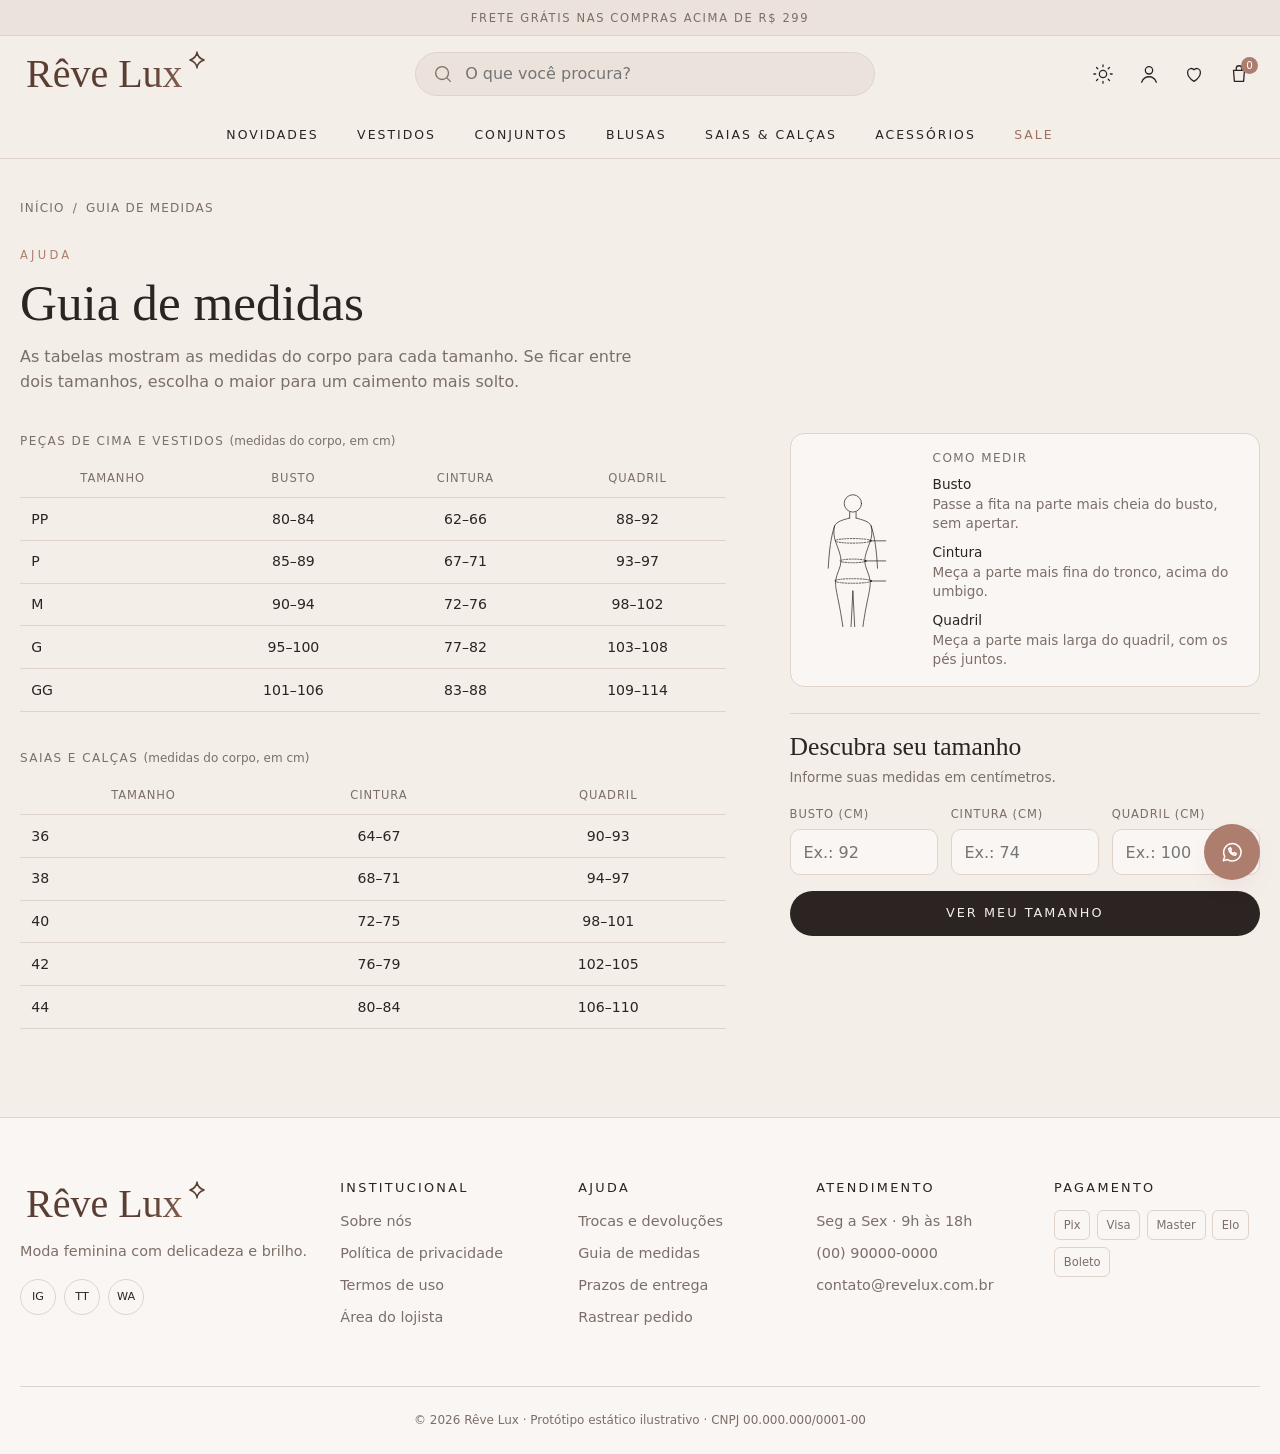
<file: medidas.html>
<!doctype html>
<html lang="pt-BR">
<head>
<meta charset="utf-8">
<meta name="viewport" content="width=device-width, initial-scale=1">
<meta http-equiv="Content-Security-Policy" content="default-src 'self'; script-src 'self'; style-src 'self' 'unsafe-inline' https://fonts.googleapis.com; font-src https://fonts.gstatic.com; img-src 'self' data: blob: https://pfzuuypvagzztfpwjqyz.supabase.co; connect-src 'self' https://pfzuuypvagzztfpwjqyz.supabase.co wss://pfzuuypvagzztfpwjqyz.supabase.co; object-src 'none'; base-uri 'self'; form-action 'self'; frame-src 'none'; manifest-src 'self'; upgrade-insecure-requests">
<meta name="referrer" content="strict-origin-when-cross-origin">
<title>Guia de medidas · Rêve Lux</title>
<meta name="description" content="Tabela de medidas da Rêve Lux, como medir busto, cintura e quadril e qual tamanho escolher.">
<link rel="preconnect" href="https://fonts.googleapis.com">
<link rel="preconnect" href="https://fonts.gstatic.com" crossorigin>
<link href="https://fonts.googleapis.com/css2?family=Cormorant+Garamond:ital,wght@0,400;0,500;0,600;1,400&family=Great+Vibes&family=Jost:wght@300;400;500&display=swap" rel="stylesheet">
<link rel="stylesheet" href="assets/css/style.css">
<script src="assets/js/theme-init.js"></script>
</head>
<body>
<div id="site-header"></div>

<main>
<section class="section guide-page">
  <div class="container">
    <nav class="crumbs" aria-label="Você está em"><a href="index.html">Início</a><span>/</span><span>Guia de medidas</span></nav>
    <header class="guide-page__head">
      <p class="eyebrow">Ajuda</p>
      <h1>Guia de medidas</h1>
      <p class="guide-page__intro">As tabelas mostram as medidas do corpo para cada tamanho. Se ficar entre dois tamanhos, escolha o maior para um caimento mais solto.</p>
    </header>
    <div class="guide-page__grid" data-guia-page>
      <p class="muted">Carregando o guia…</p>
    </div>
  </div>
</section>
</main>

<div id="site-footer"></div>

<script src="assets/js/config.js"></script>
<script src="assets/js/data.js"></script>
<script src="assets/js/store.js"></script>
<script src="assets/js/layout.js"></script>
<script src="assets/js/medidas.js"></script>
<script src="assets/js/validacao.js"></script>
<script src="assets/js/guia.js"></script>
</body>
</html>
</file>
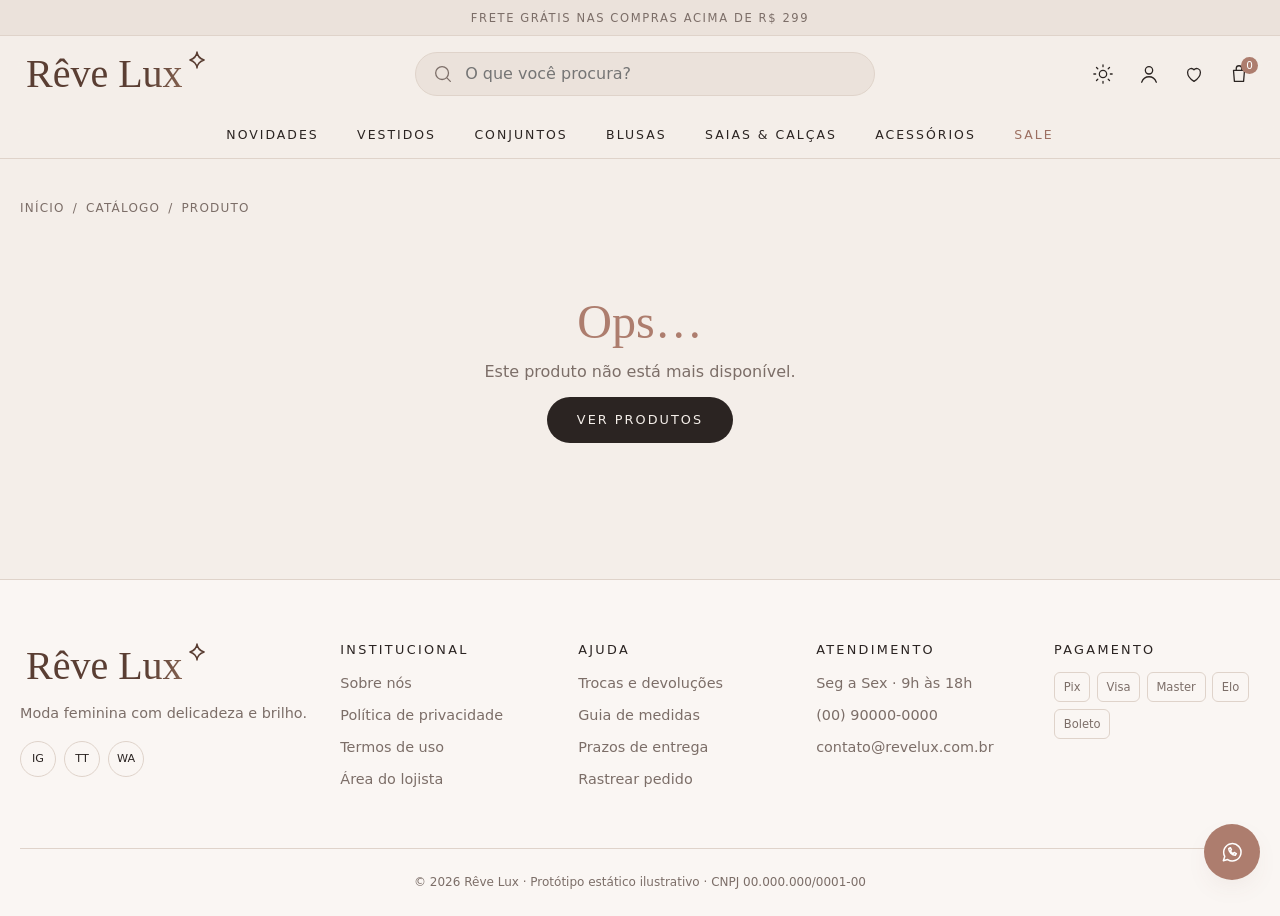
<file: produto.html>
<!doctype html>
<html lang="pt-BR">
<head>
<meta charset="utf-8">
<meta name="viewport" content="width=device-width, initial-scale=1">
<meta http-equiv="Content-Security-Policy" content="default-src 'self'; script-src 'self'; style-src 'self' 'unsafe-inline' https://fonts.googleapis.com; font-src https://fonts.gstatic.com; img-src 'self' data: blob: https://pfzuuypvagzztfpwjqyz.supabase.co; connect-src 'self' https://pfzuuypvagzztfpwjqyz.supabase.co wss://pfzuuypvagzztfpwjqyz.supabase.co; object-src 'none'; base-uri 'self'; form-action 'self'; frame-src 'none'; manifest-src 'self'; upgrade-insecure-requests">
<meta name="referrer" content="strict-origin-when-cross-origin">
<title>Produto · Rêve Lux</title>
<meta name="description" content="Detalhes do produto Rêve Lux.">
<link rel="preconnect" href="https://fonts.googleapis.com">
<link rel="preconnect" href="https://fonts.gstatic.com" crossorigin>
<link href="https://fonts.googleapis.com/css2?family=Cormorant+Garamond:ital,wght@0,400;0,500;0,600;1,400&family=Great+Vibes&family=Jost:wght@300;400;500&display=swap" rel="stylesheet">
<link rel="stylesheet" href="assets/css/style.css">
<script src="assets/js/theme-init.js"></script>
</head>
<body>
<div id="site-header"></div>

<main>
<section class="section pdp">
  <div class="container">
    <nav class="crumbs" aria-label="Você está em"><a href="index.html">Início</a><span>/</span><a id="crumb-cat" href="catalogo.html">Catálogo</a><span>/</span><span id="crumb-name">Produto</span></nav>
    <div id="pdp" class="pdp__grid"><p class="muted">Carregando produto…</p></div>
  </div>
</section>
<section class="section section--tight">
  <div class="container">
    <header class="section__head"><p class="eyebrow">Combine com</p><h2>Você também vai amar</h2></header>
    <div class="grid" id="related"></div>
  </div>
</section>
</main>

<div id="site-footer"></div>

<script src="assets/js/config.js"></script>
<script src="assets/js/data.js"></script>
<script src="assets/js/store.js"></script>
<script src="assets/js/layout.js"></script>
<script src="assets/js/medidas.js"></script>
<script src="assets/js/validacao.js"></script>
<script src="assets/js/guia.js"></script>
<script src="assets/js/produto.js"></script>
</body>
</html>
</file>
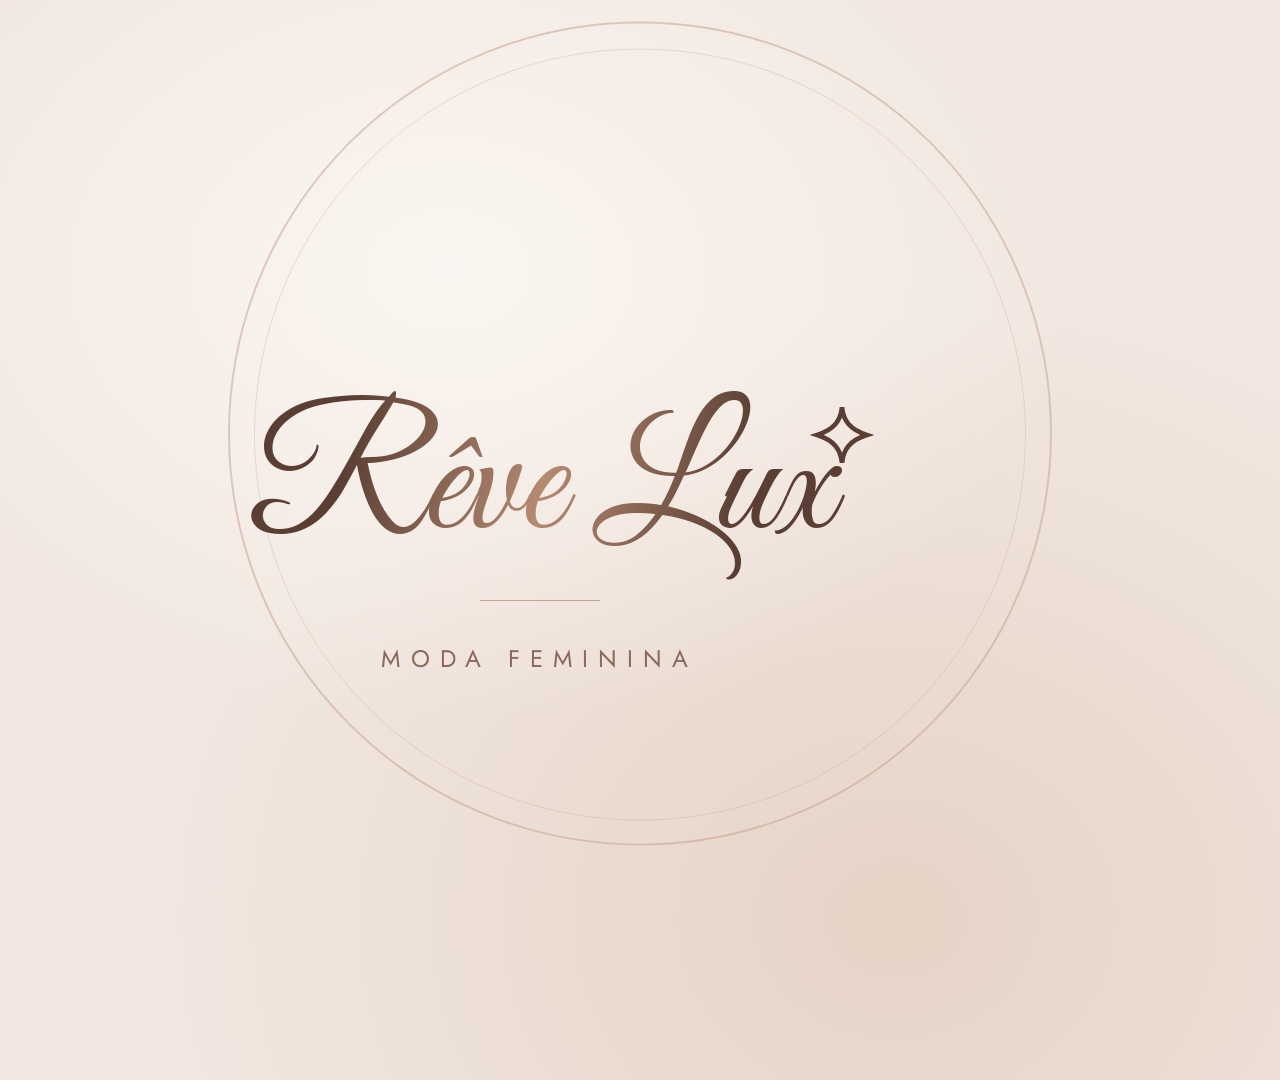
<file: docs/perfil-revelux.html>
<html><head><link href="https://fonts.googleapis.com/css2?family=Great+Vibes&family=Jost:wght@400&display=swap" rel="stylesheet">
<style>
body{margin:0;width:1080px;height:1080px;display:grid;place-items:center;background:
radial-gradient(70% 60% at 35% 25%,#fbf6f1 0%,transparent 70%),radial-gradient(80% 80% at 70% 85%,#e6d3c6 0%,transparent 70%),#f1e7e0;font-family:Jost}
.wrap{position:relative;display:flex;flex-direction:column;align-items:center}
.ring{position:absolute;width:820px;height:820px;border-radius:50%;border:2px solid #c9a693;opacity:.55;top:50%;left:50%;translate:-50% -52%}
.ring2{width:770px;height:770px;border-width:1px;opacity:.35}
.name{position:relative;font:400 170px/1 "Great Vibes";background:linear-gradient(100deg,#5a3e33 20%,#b48a72 50%,#5a3e33 80%);-webkit-background-clip:text;color:transparent;padding:0 30px}
.star{position:absolute;right:-14px;top:-4px;width:70px;height:70px;fill:none;stroke:#5a3e33;stroke-width:1.6}
.tag{margin-top:40px;letter-spacing:.42em;font-size:24px;color:#8a6a5c}
.line{width:120px;height:1px;background:#b48a72;margin:26px 0 0;opacity:.7}
</style></head><body><div class="ring"></div><div class="ring ring2"></div>
<div class="wrap"><div style="position:relative"><span class="name">Rêve Lux</span><svg class="star" viewBox="0 0 24 24"><path d="M12 2.5c.5 4.6 2.6 7.6 8.5 9.5-5.9 1.9-8 4.9-8.5 9.5-.5-4.6-2.6-7.6-8.5-9.5 5.9-1.9 8-4.9 8.5-9.5z"/></svg></div>
<div class="line"></div><div class="tag">MODA FEMININA</div></div></body></html>
</file>
<file: assets/css/style.css>
/* ==========================================================
   Rêve Lux — Design tokens
   Paleta: pérola / marfim / nude, com rosé-gold só como acento.
   ========================================================== */
:root{
  --bg:#f4eee9;
  --surface:#faf6f3;
  --surface-2:#ebe2db;
  --text:#2b2422;
  --muted:#7c6e68;
  --line:#dfd3ca;
  --accent:#ad7d6e;
  --brown-1:#5a3e33;   /* marrom escuro do nome */
  --brown-2:#b48a72;   /* marrom claro do nome */          /* rosé-gold suave */
  --accent-strong:#9c6f61;
  --accent-soft:#e8d8ce;
  --on-accent:#ffffff;
  --shadow:0 10px 30px -12px rgba(120,80,65,.18);
  --ph-a:#ece0d7; --ph-b:#dcc6b8; /* placeholders de produto */
  --radius:14px;
  --serif:"Cormorant Garamond",Georgia,serif;
  --script:"Great Vibes",cursive;
  --sans:"Jost",system-ui,sans-serif;
  --t:.45s cubic-bezier(.4,0,.2,1);
  color-scheme:light;
}
@media (prefers-color-scheme:dark){
  :root:not([data-theme="light"]){
    --bg:#16120f; --surface:#1f1916; --surface-2:#261f1b; --text:#f2e9e4; --muted:#a8988f;
    --line:#352b26; --accent:#d4a998; --accent-strong:#e6c0b0; --accent-soft:#2e2420; --on-accent:#1b1411; --brown-1:#c9a088; --brown-2:#f0d6c4;
    --shadow:0 10px 30px -12px rgba(0,0,0,.6); --ph-a:#2a221e; --ph-b:#3a2e28; color-scheme:dark;
  }
}
:root[data-theme="dark"]{
  --bg:#16120f; --surface:#1f1916; --surface-2:#261f1b; --text:#f2e9e4; --muted:#a8988f;
  --line:#352b26; --accent:#d4a998; --accent-strong:#e6c0b0; --accent-soft:#2e2420; --on-accent:#1b1411; --brown-1:#c9a088; --brown-2:#f0d6c4;
  --shadow:0 10px 30px -12px rgba(0,0,0,.6); --ph-a:#2a221e; --ph-b:#3a2e28; color-scheme:dark;
}

/* ---------- Base ---------- */
*,*::before,*::after{box-sizing:border-box}
[hidden]{display:none!important}
html{scroll-behavior:smooth}
body{margin:0;background:var(--bg);color:var(--text);font:300 16px/1.6 var(--sans);-webkit-font-smoothing:antialiased;overflow-x:hidden}
/* Troca de tema: a página inteira faz um único fade (View Transitions),
   então fundo, textos e ícones mudam juntos, sem atraso entre eles. */
::view-transition-old(root),::view-transition-new(root){animation-duration:.4s;animation-timing-function:ease}
/* navegador sem View Transitions: troca suave só nos fundos grandes, textos mudam juntos */
html.theme-fade body,html.theme-fade body *{transition:background-color .35s ease,border-color .35s ease!important}
img{max-width:100%;display:block}
a{color:inherit;text-decoration:none}
ul{list-style:none;margin:0;padding:0}
h1,h2,h3{font-family:var(--serif);font-weight:500;line-height:1.1;margin:0}
h4{font:500 .8rem/1 var(--sans);letter-spacing:.18em;text-transform:uppercase;margin:0 0 1rem}
button{font:inherit;color:inherit;cursor:pointer}
svg{width:22px;height:22px;fill:none;stroke:currentColor;stroke-width:1.4;stroke-linecap:round;stroke-linejoin:round}
.container{width:min(1240px,100% - 32px);margin-inline:auto}
.muted{color:var(--muted)}
.eyebrow{font:400 .72rem/1 var(--sans);letter-spacing:.28em;text-transform:uppercase;color:var(--accent);margin:0 0 .8rem}
.script{font-family:var(--script);font-size:2.4rem;color:var(--accent);line-height:1}
.link{font-size:.85rem;letter-spacing:.06em;color:var(--accent-strong);border-bottom:1px solid transparent}
.link:hover{border-color:currentColor}
:focus-visible{outline:2px solid var(--accent);outline-offset:3px;border-radius:4px}

/* ---------- Buttons ---------- */
.btn{display:inline-flex;align-items:center;justify-content:center;gap:.5rem;padding:.95rem 1.8rem;border-radius:999px;border:1px solid transparent;font:400 .8rem/1 var(--sans);letter-spacing:.16em;text-transform:uppercase}
.btn--primary{background:var(--text);color:var(--bg)}
.btn--primary:hover{background:var(--accent-strong);color:var(--on-accent)}
.btn--ghost{border-color:var(--line);background:transparent}
.btn--ghost:hover{border-color:var(--accent)}
.btn--block{width:100%}
.icon-btn{position:relative;display:grid;place-items:center;width:42px;height:42px;border-radius:50%;border:0;background:transparent}
.icon-btn:hover{background:var(--accent-soft)}
.badge{position:absolute;top:4px;right:2px;min-width:17px;height:17px;padding:0 4px;border-radius:9px;background:var(--accent);color:var(--on-accent);font-size:.65rem;display:grid;place-items:center}

/* ---------- Announcement ---------- */
.announce{background:var(--surface-2);border-bottom:1px solid var(--line);height:36px;overflow:hidden;font-size:.72rem;letter-spacing:.14em;text-transform:uppercase;color:var(--muted)}
.announce__track{display:flex;flex-direction:column;animation:ticker 12s infinite}
.announce__track span{height:36px;display:grid;place-items:center;text-align:center;padding:0 16px}
@keyframes ticker{0%,28%{transform:translateY(0)}33%,61%{transform:translateY(-36px)}66%,94%{transform:translateY(-72px)}100%{transform:translateY(0)}}

/* ---------- Header ---------- */
.header{position:sticky;top:0;z-index:40;background:color-mix(in srgb,var(--bg) 88%,transparent);backdrop-filter:blur(14px);border-bottom:1px solid var(--line)}
.header__row{display:grid;grid-template-columns:auto 1fr auto;align-items:center;gap:1.5rem;height:76px}
.brand{position:relative;display:inline-flex;align-items:center;justify-content:center}
.brand__name{position:relative;color:var(--brown-1);background:linear-gradient(100deg,var(--brown-1) 0%,var(--brown-1) 30%,var(--brown-2) 50%,var(--brown-1) 70%,var(--brown-1) 100%);background-size:250% 100%;-webkit-background-clip:text;background-clip:text;-webkit-text-fill-color:transparent;animation:brandShift 6s ease-in-out infinite;padding:0 .15em}
.brand__star{width:.5em;height:.5em;font-size:2.5rem;align-self:flex-start;margin:-.05em 0 0 -.05em;stroke:var(--brown-1);stroke-width:1.8;fill:none;animation:twinkle 6s ease-in-out infinite}
@keyframes twinkle{0%,100%{transform:scale(1) rotate(0);stroke:var(--brown-1)}50%{transform:scale(1.12) rotate(12deg);stroke:var(--brown-2)}}
@keyframes brandShift{0%,100%{background-position:100% 0}50%{background-position:0 0}}
.manifesto__logo{width:140px;height:140px;border-radius:50%;object-fit:cover;margin:0 auto;border:1px solid var(--line);box-shadow:var(--shadow)}
.brand__name{font:400 2.5rem/1.1 var(--script)}
.search{display:flex;align-items:center;gap:.6rem;max-width:460px;width:100%;justify-self:center;background:var(--surface-2);border:1px solid var(--line);border-radius:999px;padding:0 1rem;height:44px;color:var(--muted)}
.search input{flex:1;border:0;background:transparent;outline:0;font:inherit;color:var(--text)}
.header__actions{display:flex;gap:.2rem}
.menu-toggle{display:none}
.theme-toggle .i-moon{display:none}
:root[data-theme="dark"] .theme-toggle .i-sun{display:none}
:root[data-theme="dark"] .theme-toggle .i-moon{display:block}
.nav ul{display:flex;justify-content:center;gap:2.4rem;height:46px;align-items:center;font-size:.78rem;letter-spacing:.16em;text-transform:uppercase}
.nav a{position:relative;padding:.4rem 0}
.nav a::after{content:"";position:absolute;left:0;right:0;bottom:0;height:1px;background:var(--accent);transform:scaleX(0);transition:transform var(--t)}
.nav a:hover::after{transform:scaleX(1)}
.nav__sale{color:var(--accent-strong)}

/* ---------- Placeholders de imagem ---------- */
.ph{position:relative;width:100%;height:100%;background:
  radial-gradient(120% 80% at 30% 10%,rgba(255,255,255,.55),transparent 60%),
  linear-gradient(160deg,var(--ph-a),var(--ph-b));overflow:hidden}
.ph::after{content:"";position:absolute;inset:0;background:repeating-linear-gradient(115deg,transparent 0 22px,rgba(255,255,255,.08) 22px 24px)}
.ph span{position:absolute;inset:auto 0 12%;text-align:center;font:400 clamp(3rem,7vw,5.5rem)/1 var(--script);color:var(--accent);opacity:.55}

/* ---------- Hero ---------- */
.hero{position:relative;background:linear-gradient(180deg,var(--surface-2),var(--bg));overflow:hidden}
/* altura cabe na tela: viewport menos header (~158px) */
.hero__viewport{display:grid;height:clamp(460px,calc(100svh - 158px),720px)}
.hero__slide{grid-area:1/1;display:flex;align-items:center;opacity:0;visibility:hidden;transition:opacity .9s ease,visibility .9s}
.hero__slide.is-active{opacity:1;visibility:visible}
.hero__grid{display:grid;grid-template-columns:1.05fr .95fr;gap:clamp(2rem,5vw,5rem);align-items:center;height:100%;padding-block:clamp(1.5rem,3vw,2.5rem);padding-inline:clamp(2.5rem,5vw,4rem)}
.hero__title{font-size:clamp(2.4rem,5vw,4.4rem);font-weight:400;letter-spacing:-.01em}
.hero__title em{font-style:italic;color:var(--accent-strong)}
.lead{font-size:1.08rem;color:var(--muted);max-width:44ch;margin:1.4rem 0 2rem}
.hero__cta{display:flex;flex-wrap:wrap;gap:.8rem}
.hero__copy>*{transform:translateY(16px);opacity:0;transition:transform .8s ease,opacity .8s ease}
.is-active .hero__copy>*{transform:none;opacity:1}
.is-active .hero__copy>:nth-child(2){transition-delay:.1s}.is-active .hero__copy>:nth-child(3){transition-delay:.2s}.is-active .hero__copy>:nth-child(4){transition-delay:.3s}
.hero__art{position:relative;height:100%;display:flex;align-items:center;justify-content:center;min-height:0}
.hero__frame{position:relative;height:100%;max-height:100%;aspect-ratio:3/4;max-width:100%;border-radius:999px 999px var(--radius) var(--radius);overflow:hidden;box-shadow:var(--shadow);border:1px solid var(--line)}
.hero__frame img{position:absolute;inset:0;width:100%;height:100%;object-fit:cover;transform:scale(1.06);transition:transform 6s ease}
.is-active .hero__frame img{transform:scale(1)}
.hero__tag{position:absolute;left:0;bottom:12%;background:var(--surface);border:1px solid var(--line);border-radius:var(--radius);padding:1rem 1.2rem;font-size:.8rem;line-height:1.5;box-shadow:var(--shadow)}
.hero__arrow{position:absolute;top:50%;translate:0 -50%;z-index:3;width:48px;height:48px;border-radius:50%;border:1px solid var(--line);background:color-mix(in srgb,var(--surface) 80%,transparent);backdrop-filter:blur(6px);display:grid;place-items:center}
.hero__arrow:hover{background:var(--surface);border-color:var(--accent)}
.hero__arrow--prev{left:max(12px,env(safe-area-inset-left,0px))}
.hero__arrow--next{right:max(12px,env(safe-area-inset-right,0px))}
.hero__dots{position:absolute;left:50%;bottom:1rem;translate:-50% 0;display:flex;gap:.5rem;z-index:3}
.hero__dots button{width:8px;height:8px;padding:0;border-radius:99px;border:0;background:var(--line);transition:width var(--t),background-color var(--t)}
.hero__dots button[aria-selected="true"]{width:26px;background:var(--accent)}
.hero__tag strong{font:500 1.1rem var(--serif)}

/* ---------- Benefits ---------- */
.benefits{border-block:1px solid var(--line);background:var(--surface)}
.benefits ul{display:grid;grid-template-columns:repeat(4,1fr)}
.benefits li{display:flex;gap:.9rem;align-items:center;justify-content:center;padding:1.4rem .5rem;color:var(--accent)}
.benefits li+li{border-left:1px solid var(--line)}
.benefits div{display:flex;flex-direction:column;line-height:1.3;color:var(--text)}
.benefits strong{font-weight:500;font-size:.9rem}
.benefits span{font-size:.78rem;color:var(--muted)}

/* ---------- Sections ---------- */
[id]{scroll-margin-top:140px}
.cats li.is-target .ph{box-shadow:0 0 0 2px var(--accent);transform:translateY(-4px)}
.nav a.is-current::after{transform:scaleX(1)}
.section{padding:clamp(3rem,7vw,5.5rem) 0}
.section--tight{padding-top:0}
.section__head{text-align:center;margin-bottom:2.5rem}
.section__head h2{font-size:clamp(2rem,4vw,2.9rem)}
.section__head--row{display:flex;justify-content:space-between;align-items:end;text-align:left}

/* Categorias */
.cats{display:grid;grid-template-columns:repeat(6,1fr);gap:1.4rem}
.cats a{display:flex;flex-direction:column;align-items:center;gap:.9rem;font-size:.8rem;letter-spacing:.14em;text-transform:uppercase}
.cats .ph{aspect-ratio:1;border-radius:50%;border:1px solid var(--line);transition:transform var(--t),box-shadow var(--t)}
.cats a:hover .ph{transform:translateY(-4px);box-shadow:var(--shadow)}
.cats .ph img{position:absolute;inset:0;z-index:1;width:100%;height:100%;object-fit:cover}

/* Product grid + card */
.grid{display:grid;grid-template-columns:repeat(4,1fr);gap:clamp(.8rem,2vw,1.6rem)}
.card{position:relative;display:flex;flex-direction:column}
.card__media{position:relative;aspect-ratio:3/4;border-radius:var(--radius);overflow:hidden;background:var(--surface-2)}
.card__media .ph{transition:transform .8s cubic-bezier(.2,.7,.2,1)}
.card:hover .card__media .ph{transform:scale(1.05)}
.card__media .ph span{font-size:2.4rem;opacity:.4}
.card__tags{position:absolute;top:.7rem;left:.7rem;display:flex;gap:.35rem;z-index:2}
.tag{background:var(--surface);color:var(--text);font-size:.62rem;letter-spacing:.14em;text-transform:uppercase;padding:.35rem .6rem;border-radius:999px}
.tag--off{background:var(--accent);color:var(--on-accent)}
.card__fav{position:absolute;top:.5rem;right:.5rem;z-index:2;background:var(--surface);width:36px;height:36px}
.card__fav[aria-pressed="true"] svg{fill:var(--accent);stroke:var(--accent)}
.card__fav svg{width:18px;height:18px}
.card__add{position:absolute;left:.7rem;right:.7rem;bottom:.7rem;z-index:2;opacity:0;transform:translateY(8px);transition:opacity var(--t),transform var(--t),background-color var(--t)}
.card:hover .card__add,.card:focus-within .card__add{opacity:1;transform:none}
.card__body{padding:.9rem .2rem 0}
.card__name{font:500 1.15rem/1.25 var(--serif)}
.swatches{display:flex;gap:.35rem;margin:.45rem 0}
.swatches i{width:12px;height:12px;border-radius:50%;border:1px solid var(--line)}
.price{display:flex;gap:.6rem;align-items:baseline;margin-top:.2rem}
.price del{font-size:.85rem;color:var(--muted)}
.price strong{font-weight:500}
.inst{font-size:.78rem;color:var(--muted)}
.pix{font-size:.78rem;color:var(--accent-strong)}

/* Duo banners */
.duo{display:grid;grid-template-columns:1fr 1fr;gap:1.4rem}
.promo{position:relative;aspect-ratio:16/10;border-radius:var(--radius);overflow:hidden;border:1px solid var(--line)}
.promo .ph{transition:transform 1s ease}
.promo:hover .ph{transform:scale(1.04)}
.promo .ph img{position:absolute;inset:0;z-index:1;width:100%;height:100%;object-fit:cover}
/* Texto sobre a foto: cor fixa por banner (a foto não muda com o tema) + véu suave no canto inferior esquerdo. Sem foto (fallback) valem o degradê e as cores do tema. */
.promo:has(.ph img)::after{content:"";position:absolute;inset:0;z-index:1;pointer-events:none}
.promo--festa:has(.ph img)::after{background:radial-gradient(75% 70% at 0% 100%,rgba(22,18,15,.6),transparent 70%)}
.promo--basicos:has(.ph img)::after{background:radial-gradient(75% 70% at 0% 100%,rgba(244,238,233,.7),transparent 70%)}
.promo--festa:has(.ph img) h3{color:#f6efe6}
.promo--festa:has(.ph img) .eyebrow,.promo--festa:has(.ph img) .link{color:#e9d3c2}
.promo--basicos:has(.ph img) h3{color:#2b2422}
.promo--basicos:has(.ph img) .eyebrow,.promo--basicos:has(.ph img) .link{color:#4a332a}
.ph--promo2{background:radial-gradient(90% 70% at 80% 20%,rgba(255,255,255,.5),transparent 60%),linear-gradient(200deg,var(--ph-b),var(--ph-a))}
.promo__txt{position:absolute;left:2rem;bottom:2rem;z-index:2}
.promo h3{font-size:clamp(1.8rem,3.4vw,2.6rem);margin-bottom:.6rem}

/* Manifesto */
.manifesto{background:var(--surface-2);border-block:1px solid var(--line);padding:clamp(3.5rem,8vw,6rem) 0;text-align:center}
.manifesto__inner{max-width:760px}
.manifesto .script{font-size:3.4rem}
.manifesto p{font:italic 400 clamp(1.3rem,2.6vw,1.75rem)/1.5 var(--serif);margin:1.2rem 0 1.6rem}

/* Reviews */
.reviews{display:grid;grid-template-columns:repeat(3,1fr);gap:1.4rem}
.review{margin:0;background:var(--surface);border:1px solid var(--line);border-radius:var(--radius);padding:2rem}
.stars{color:var(--accent);letter-spacing:.2em;font-size:.85rem}
.review blockquote{margin:1rem 0;font:400 1.2rem/1.5 var(--serif)}
.review figcaption{font-size:.8rem;color:var(--muted);letter-spacing:.06em}

/* Insta */
.insta{display:grid;grid-template-columns:repeat(6,1fr);gap:.6rem}
.insta a{aspect-ratio:1;border-radius:10px;overflow:hidden;position:relative}
.insta a .ph img{position:absolute;inset:0;z-index:1;width:100%;height:100%;object-fit:cover}
.insta a::before{content:"♡";position:absolute;inset:0;z-index:2;display:grid;place-items:center;font-size:1.6rem;color:#fff;background:rgba(60,40,32,.35);opacity:0;transition:opacity var(--t)}
.insta a:hover::before{opacity:1}

.insta__avatar{width:96px;height:96px;border-radius:50%;margin:0 auto 1rem;padding:3px;background:linear-gradient(135deg,var(--brown-2),var(--brown-1));box-shadow:var(--shadow)}
.insta__cta{display:flex;justify-content:center;margin-top:2rem}
.insta__cta svg{width:18px;height:18px}

/* Newsletter */
.newsletter{background:var(--text);color:var(--bg);padding:3.2rem 0}
.newsletter__inner{display:flex;justify-content:space-between;align-items:center;gap:2rem;flex-wrap:wrap}
.newsletter h2{font-size:clamp(1.7rem,3vw,2.3rem)}
.newsletter p{margin:.4rem 0 0;opacity:.7}
.newsletter form{display:flex;gap:.6rem;flex:1;max-width:480px;min-width:0}
.newsletter input{flex:1;min-width:0;height:50px;border-radius:999px;border:1px solid color-mix(in srgb,var(--bg) 30%,transparent);background:transparent;color:var(--bg);padding:0 1.3rem;font:inherit}
.newsletter input::placeholder{color:inherit;opacity:.6}
.newsletter .btn--primary{background:var(--bg);color:var(--text)}
.newsletter .btn--primary:hover{background:var(--accent);color:var(--on-accent)}

/* Footer */
.footer{padding:4rem 0 1.5rem;background:var(--surface);border-top:1px solid var(--line);font-size:.9rem}
.footer__grid{display:grid;grid-template-columns:1.4fr repeat(4,1fr);gap:2rem}
.footer li{margin-bottom:.55rem;color:var(--muted)}
.footer a:hover{color:var(--accent-strong)}
.socials{display:flex;gap:.5rem;margin-top:1rem}
.socials a{width:36px;height:36px;border:1px solid var(--line);border-radius:50%;display:grid;place-items:center;font-size:.7rem}
.pay{display:flex;flex-wrap:wrap;gap:.4rem}
.pay span{border:1px solid var(--line);border-radius:6px;padding:.3rem .55rem;font-size:.72rem;color:var(--muted)}
.footer__bottom{border-top:1px solid var(--line);margin-top:3rem;padding-top:1.5rem;font-size:.75rem;text-align:center}

/* WhatsApp flutuante */
.whats{position:fixed;right:20px;bottom:20px;z-index:50;width:56px;height:56px;border-radius:50%;display:grid;place-items:center;background:var(--accent);color:var(--on-accent);box-shadow:var(--shadow)}
.whats:hover{transform:scale(1.06)}
.whats svg{width:26px;height:26px}

/* Drawers */
.drawer{position:fixed;inset:0;z-index:60;background:rgba(30,20,16,.35);opacity:0;pointer-events:none;transition:opacity var(--t)}
.drawer.is-open{opacity:1;pointer-events:auto}
.drawer__panel{position:absolute;top:0;right:0;height:100%;width:min(400px,88vw);background:var(--bg);padding:2rem 1.6rem;display:flex;flex-direction:column;transform:translateX(100%);transition:transform var(--t),background-color var(--t)}
.drawer__panel--left{right:auto;left:0;transform:translateX(-100%)}
.drawer.is-open .drawer__panel{transform:none}
.drawer__close{position:absolute;top:1rem;right:1rem}
.drawer h3{font-size:1.8rem;margin-bottom:1.5rem}
.drawer__nav{margin-top:2rem}
.drawer__nav a{display:block;padding:.9rem 0;border-bottom:1px solid var(--line);letter-spacing:.14em;text-transform:uppercase;font-size:.85rem}
.cart__list{flex:1;overflow:auto}
.cart__list li{display:grid;grid-template-columns:64px 1fr;gap:.9rem;padding:.8rem 0;border-bottom:1px solid var(--line);font-size:.9rem}
.cart__list li.muted{display:block}
.cart__list .ph{aspect-ratio:3/4;border-radius:8px}
.cart__foot div{display:flex;justify-content:space-between;margin:1rem 0}

/* Reveal on scroll */
.reveal{opacity:0;transform:translateY(24px);transition:opacity .9s ease,transform .9s ease}
.reveal.is-in{opacity:1;transform:none}
@media (prefers-reduced-motion:reduce){
  *,*::before,*::after{animation:none!important;transition:none!important}
  .reveal{opacity:1;transform:none}
}

/* ---------- Responsivo ---------- */
@media (max-width:1024px){
  .grid{grid-template-columns:repeat(3,1fr)}
  .cats{grid-template-columns:repeat(3,1fr)}
  .footer__grid{grid-template-columns:1fr 1fr}
  .benefits ul{grid-template-columns:repeat(2,1fr)}
  .benefits li:nth-child(3){border-left:0}
  .benefits li:nth-child(n+3){border-top:1px solid var(--line)}
}
@media (max-width:760px){
  .menu-toggle{display:grid}
  .nav,.search,.hide-sm{display:none}
  .header__row{grid-template-columns:auto 1fr auto;height:64px;gap:.4rem}
  .brand{justify-self:center}
  .brand__name{font-size:2.1rem}
  .brand__star{font-size:2.1rem}
  .hero__viewport{height:auto;min-height:calc(100svh - 100px)}
  .hero__grid{grid-template-columns:1fr;gap:1.2rem;padding-inline:0;padding-bottom:3rem;align-content:center}
  .hero__art{order:-1;height:auto}
  .hero__frame{height:auto;width:min(62vw,260px)}
  .hero__tag{left:auto;right:0;bottom:8%;padding:.6rem .8rem;font-size:.72rem}
  .hero__title{font-size:2.3rem}
  .lead{margin:.8rem 0 1.2rem;font-size:1rem}
  .hero__arrow{top:200px;width:40px;height:40px}
  .grid{grid-template-columns:repeat(2,1fr)}
  .card__add{opacity:1;transform:none;position:static;margin-top:.6rem;padding:.75rem}
  .duo,.reviews{grid-template-columns:1fr}
  .insta{grid-template-columns:repeat(3,1fr)}
  .section__head--row{align-items:center}
  .benefits li{justify-content:flex-start;padding:1rem .6rem}
  .newsletter form{flex-direction:column;max-width:none}
  .footer__grid{grid-template-columns:1fr}
}

/* ==========================================================
   Loja: imagens nos cards, sacola, catálogo e página de produto
   ========================================================== */
.sr-only{position:absolute;width:1px;height:1px;overflow:hidden;clip:rect(0 0 0 0);white-space:nowrap}
.card__media>img{width:100%;height:100%;object-fit:cover;transition:transform .8s cubic-bezier(.2,.7,.2,1)}
.card:hover .card__media>img{transform:scale(1.05)}
.card__add{text-align:center}
.badge--fav{background:var(--brown-1);color:var(--bg)}

/* Toast */
.toast{position:fixed;left:50%;bottom:calc(24px + env(safe-area-inset-bottom,0px));z-index:80;translate:-50% 20px;opacity:0;pointer-events:none;background:var(--text);color:var(--bg);padding:.85rem 1.3rem;border-radius:999px;font-size:.85rem;max-width:calc(100% - 32px);text-align:center;box-shadow:var(--shadow);transition:opacity var(--t),translate var(--t)}
.toast.is-on{opacity:1;translate:-50% 0}

/* Sacola */
.cart__list li{grid-template-columns:72px 1fr;align-items:start}
.cart__thumb{display:block;aspect-ratio:3/4;border-radius:8px;overflow:hidden;background:var(--surface-2)}
.cart__thumb img{width:100%;height:100%;object-fit:cover}
.cart__info{display:flex;flex-direction:column;gap:.2rem;min-width:0}
.cart__info .muted{font-size:.8rem}
.cart__row{display:flex;justify-content:space-between;align-items:center;margin-top:.4rem}
.cart__remove{align-self:flex-start;border:0;background:none;padding:0;font-size:.75rem;color:var(--muted);text-decoration:underline}
.cart__ship{font-size:.8rem;color:var(--accent-strong);margin:1rem 0 0;text-align:center}
.qty{display:inline-flex;align-items:center;border:1px solid var(--line);border-radius:999px;height:34px}
.qty button{width:32px;height:100%;border:0;background:none;font-size:1rem}
.qty span{min-width:22px;text-align:center;font-variant-numeric:tabular-nums}
.qty--lg{height:52px}
.qty--lg button{width:44px}

/* Breadcrumb, chips, select */
.crumbs{display:flex;flex-wrap:wrap;gap:.5rem;font-size:.75rem;letter-spacing:.1em;text-transform:uppercase;color:var(--muted);margin-bottom:2rem}
.crumbs a:hover{color:var(--accent-strong)}
.catalog{padding-top:2.5rem}
.catalog__head{display:flex;justify-content:space-between;align-items:end;gap:1.5rem;flex-wrap:wrap;margin-bottom:1.5rem}
.catalog__head h1{font-size:clamp(2.2rem,4.5vw,3.2rem);text-wrap:balance}
.catalog__head .muted{margin:.4rem 0 0;font-size:.85rem}
.select select{height:44px;border-radius:999px;border:1px solid var(--line);background:var(--surface);color:var(--text);padding:0 1.1rem;font:inherit;font-size:.85rem}
.chips{display:flex;gap:.5rem;overflow-x:auto;padding-bottom:.4rem;margin-bottom:2rem;scrollbar-width:none}
.chip{flex:none;border:1px solid var(--line);background:var(--surface);border-radius:999px;padding:.55rem 1.1rem;font-size:.75rem;letter-spacing:.12em;text-transform:uppercase}
.chip:hover{border-color:var(--accent)}
.chip[aria-pressed="true"]{background:var(--text);color:var(--bg);border-color:var(--text)}
.empty{grid-column:1/-1;text-align:center;padding:3rem 1rem;display:flex;flex-direction:column;align-items:center;gap:.8rem}
.empty p{max-width:46ch;margin:0;color:var(--muted)}
.empty .script{color:var(--accent);font-size:3rem}

/* Página de produto */
.pdp{padding-top:2.5rem}
.pdp__grid{display:grid;grid-template-columns:1.1fr .9fr;gap:clamp(2rem,5vw,4.5rem);align-items:start}
.pdp__gallery{display:flex;flex-direction:column;gap:.8rem;position:sticky;top:180px}
.pdp__main{position:relative;aspect-ratio:3/4;border-radius:var(--radius);overflow:hidden;background:var(--surface-2);border:1px solid var(--line)}
.pdp__main>img{width:100%;height:100%;object-fit:cover}
.pdp__thumbs{display:flex;gap:.6rem}
.pdp__thumbs button{width:72px;aspect-ratio:3/4;padding:0;border-radius:8px;overflow:hidden;border:1px solid var(--line);background:none}
.pdp__thumbs button[aria-pressed="true"]{outline:2px solid var(--accent);outline-offset:2px}
.pdp__thumbs img{width:100%;height:100%;object-fit:cover}
.pdp__title{font-size:clamp(2rem,4vw,3rem);text-wrap:balance}
.pdp__price{display:flex;gap:.8rem;align-items:baseline;margin:1rem 0 .3rem;font-size:1.5rem}
.pdp__price del{font-size:1rem;color:var(--muted)}
.pdp__price strong{font-weight:500}
.opt{border:0;padding:0;margin:1.6rem 0 0}
.opt legend{font-size:.8rem;letter-spacing:.1em;text-transform:uppercase;color:var(--muted);margin-bottom:.8rem;display:flex;gap:.4rem;align-items:baseline;width:100%}
.opt legend strong{color:var(--text);font-weight:500;text-transform:none;letter-spacing:0}
.opt legend .link{margin-left:auto;text-transform:none;letter-spacing:0}
.opt__colors,.opt__sizes{display:flex;flex-wrap:wrap;gap:.6rem}
.swatch{width:38px;height:38px;border-radius:50%;background:var(--c);border:1px solid var(--line);box-shadow:inset 0 0 0 3px var(--bg)}
.swatch[aria-pressed="true"]{outline:1.5px solid var(--text);outline-offset:2px}
.size{min-width:52px;height:44px;padding:0 .9rem;border-radius:10px;border:1px solid var(--line);background:var(--surface);font-size:.9rem}
.size:hover{border-color:var(--accent)}
.size[aria-pressed="true"]{background:var(--text);color:var(--bg);border-color:var(--text)}
.pdp__buy{display:flex;gap:.7rem;margin-top:2rem;align-items:center}
.pdp__add{flex:1;height:52px}
.pdp__add:disabled{opacity:.5;cursor:not-allowed}
.pdp__fav{width:52px;height:52px;border:1px solid var(--line)}
.pdp__fav[aria-pressed="true"] svg,.card__fav[aria-pressed="true"] svg{fill:var(--accent);stroke:var(--accent)}
.pdp__msg{color:#b4533d;font-size:.85rem;min-height:1.2em;margin:.6rem 0 0}
.pdp__stock{font-size:.85rem;margin:.2rem 0 0}
.pdp__desc{margin-top:1.8rem;border-top:1px solid var(--line);padding-top:1.4rem;line-height:1.75}
.acc{border-bottom:1px solid var(--line)}
.acc summary{cursor:pointer;padding:1rem 0;font-size:.8rem;letter-spacing:.14em;text-transform:uppercase;list-style:none;display:flex;justify-content:space-between}
.acc summary::after{content:"+";font-size:1.1rem;color:var(--accent)}
.acc[open] summary::after{content:"−"}
.acc ul{padding-left:1.1rem;margin:0 0 1rem;list-style:disc;color:var(--muted)}
.acc p{margin:0 0 1rem;color:var(--muted)}
@media (max-width:760px){
  .pdp__grid{grid-template-columns:1fr}
  .pdp__gallery{position:static}
  .catalog__head{align-items:start}
}

/* ==========================================================
   Guia de medidas (painel na página do produto e medidas.html)
   ========================================================== */
.guide-drawer:not(.is-open){visibility:hidden;transition:opacity var(--t),visibility 0s linear .45s}
.guide-drawer .drawer__panel.guide{width:min(480px,100vw);overflow-y:auto;overscroll-behavior:contain;padding:1.6rem 1.4rem 2.4rem;gap:1.4rem}
.guide:focus,.guide__title:focus{outline:0}
.guide__title{font-size:1.9rem;padding-right:3rem}
.guide__product{margin:-.8rem 0 0;font-size:.85rem}
.guide-table{width:100%;border-collapse:collapse;font-size:.88rem;font-variant-numeric:tabular-nums}
.guide-table caption{caption-side:top;text-align:left;font:400 .75rem/1.4 var(--sans);letter-spacing:.12em;text-transform:uppercase;color:var(--muted);margin-bottom:.6rem}
.guide-table caption span{text-transform:none;letter-spacing:0}
.guide-table th,.guide-table td{padding:.6rem .4rem;border-bottom:1px solid var(--line);text-align:center}
.guide-table thead th{font-weight:400;font-size:.72rem;letter-spacing:.08em;text-transform:uppercase;color:var(--muted)}
.guide-table tbody th{font-weight:500;text-align:left;padding-left:.7rem}
.guide-table tr[aria-current="true"]{background:var(--accent-soft);box-shadow:inset 3px 0 0 var(--accent)}
.guide-table tr[aria-current="true"] th,.guide-table tr[aria-current="true"] td{font-weight:500;color:var(--text)}
.guide-fig{margin:0;display:grid;grid-template-columns:110px 1fr;gap:1rem;align-items:center;padding:1rem;border:1px solid var(--line);border-radius:var(--radius);background:var(--surface)}
.guide-fig__img{display:block;width:100%;aspect-ratio:240/320;background:var(--text);-webkit-mask:url(../img/como-medir.svg) center/contain no-repeat;mask:url(../img/como-medir.svg) center/contain no-repeat}
.guide-fig__title{margin:0 0 .5rem;font:400 .75rem/1.4 var(--sans);letter-spacing:.12em;text-transform:uppercase;color:var(--muted)}
.guide-fig dl{margin:0;display:grid;gap:.55rem;font-size:.85rem;line-height:1.45}
.guide-fig dt{font-weight:500}
.guide-fig dd{margin:0;color:var(--muted)}
.guide-form{--err:#b4533d;display:grid;gap:1rem;padding-top:1.2rem;border-top:1px solid var(--line)}
:root[data-theme="dark"] .guide-form{--err:#ec9a86}
@media (prefers-color-scheme:dark){:root:not([data-theme="light"]) .guide-form{--err:#ec9a86}}
.guide .guide-form__title,.guide-form__title{font-size:1.6rem;margin:0}
.guide-form__hint{margin:-.6rem 0 0;font-size:.85rem}
.guide-form__fields{display:grid;grid-template-columns:repeat(auto-fit,minmax(90px,1fr));gap:.8rem}
.guide-form .field{display:flex;flex-direction:column;gap:.35rem;min-width:0}
.guide-form label{font-size:.72rem;letter-spacing:.08em;text-transform:uppercase;color:var(--muted)}
.guide-form input{height:46px;width:100%;min-width:0;border:1px solid var(--line);border-radius:10px;background:var(--surface);color:var(--text);padding:0 .8rem;font:inherit;font-size:1rem}
.guide-form input:focus-visible{outline:2px solid var(--accent);outline-offset:1px;border-color:var(--accent)}
.guide-form input[aria-invalid="true"]{border-color:var(--err)}
.guide-form .field__err{font-size:.75rem;line-height:1.35;color:var(--err)}
.guide-form .field__err:empty{display:none}
.guide-result{padding:1.1rem;border-radius:var(--radius);background:var(--surface-2);display:grid;gap:.6rem}
.guide-result:empty{display:none}
.guide-result p{margin:0}
.guide-result__size{font-family:var(--serif);font-size:1.6rem;line-height:1.2}
.guide-result__size strong{font-weight:600}
.guide-result__fit,.guide-result__msg{font-size:.88rem;color:var(--muted)}
.guide-result__list{display:grid;gap:.6rem}
.guide-result__list li{display:flex;flex-wrap:wrap;justify-content:space-between;gap:.2rem .8rem;font-size:.9rem;padding-bottom:.6rem;border-bottom:1px solid var(--line)}
.guide-result__list li:last-child{border-bottom:0;padding-bottom:0}
.guide-result__list strong{font-weight:500}
.guide-result__acts{display:grid;gap:.6rem;margin-top:.3rem}
.guide-result__acts .link{justify-self:start}
.guide-result__status{font-size:.82rem}
.guide-result__status:empty{display:none}
.opt legend{flex-wrap:wrap}
.fit-hint{font-size:.72rem;letter-spacing:.02em;text-transform:none;color:var(--text);background:var(--accent-soft);border-radius:999px;padding:.15rem .6rem}
/* página medidas.html */
.guide-page{padding-top:2.5rem}
.guide-page__head h1{font-size:clamp(2.2rem,4.5vw,3.2rem);text-wrap:balance}
.guide-page__intro{max-width:62ch;color:var(--muted);margin:.8rem 0 0}
.guide-page__grid{display:grid;grid-template-columns:1.2fr .8fr;gap:clamp(2rem,5vw,4rem);align-items:start;margin-top:2.4rem}
.guide-page__tables{display:grid;gap:2.4rem;min-width:0}
.guide-page__side{display:grid;gap:1.6rem;min-width:0}
@media (max-width:760px){
  .guide-page__grid{grid-template-columns:1fr}
  .guide-fig{grid-template-columns:84px 1fr}
}
.size-note{font-size:.78rem;letter-spacing:0;text-transform:none;color:var(--muted)}
</file>
<file: assets/css/admin.css>
/* Rêve Lux — painel do lojista (usa os tokens de style.css) */
.admin{min-height:100vh;background:var(--surface-2)}
.btn--sm{padding:.6rem 1rem;font-size:.7rem}

/* Login */
.login{min-height:100vh;display:grid;place-items:center;padding:2rem max(16px,env(safe-area-inset-right,0px)) 2rem max(16px,env(safe-area-inset-left,0px))}
.login__card{width:min(400px,100%);background:var(--surface);border:1px solid var(--line);border-radius:20px;padding:2.4rem 2rem;display:flex;flex-direction:column;gap:1rem;box-shadow:var(--shadow);text-align:center}
.login__card .brand{margin:0 auto}
.login__card .eyebrow{margin:0}
.login__hint{font-size:.8rem;margin:0}

/* Campos */
.field{display:flex;flex-direction:column;gap:.4rem;text-align:left;border:0;padding:0;margin:0;min-width:0}
.field>span,.field>legend{font-size:.72rem;letter-spacing:.12em;text-transform:uppercase;color:var(--muted);padding:0;margin-bottom:.4rem}
.field input:not([type=checkbox]):not([type=color]),.field select,.field textarea,.toolbar input,.toolbar select,.imgs__add input{
  width:100%;height:44px;border-radius:10px;border:1px solid var(--line);background:var(--bg);color:var(--text);padding:0 .9rem;font:inherit;font-size:.95rem}
.field textarea{height:auto;padding:.7rem .9rem;resize:vertical;line-height:1.5}
.field input:focus,.field select:focus,.field textarea:focus,.toolbar input:focus{outline:2px solid var(--accent);outline-offset:0;border-color:transparent}
.field small{font-size:.75rem}
.form-error{color:#b4533d;font-size:.85rem;min-height:1.1em;margin:0}

/* Topo */
.panel__top{position:sticky;top:0;z-index:20;display:flex;align-items:center;gap:1rem;padding:.8rem max(16px,env(safe-area-inset-right,0px)) .8rem max(16px,env(safe-area-inset-left,0px));background:var(--surface);border-bottom:1px solid var(--line)}
.panel__top .brand__name{font-size:2rem}
.mode{font-size:.72rem;letter-spacing:.06em;padding:.35rem .8rem;border-radius:999px;background:var(--accent-soft);color:var(--accent-strong)}
.mode[data-mode=supabase]{background:#dfeee2;color:#2f6b3d}
.panel__actions{margin-left:auto;display:flex;gap:.5rem;align-items:center}
.panel__main{width:min(1200px,100% - 32px);margin:0 auto;padding:2.5rem 0 4rem}
.panel__head{display:flex;justify-content:space-between;align-items:end;gap:1rem;flex-wrap:wrap;margin-bottom:1.6rem}
.panel__head h1{font-size:2.6rem}

/* Números */
.stats{display:grid;grid-template-columns:repeat(4,1fr);gap:1rem;margin-bottom:1.6rem}
.stat{background:var(--surface);border:1px solid var(--line);border-radius:14px;padding:1rem 1.2rem;display:flex;flex-direction:column;gap:.3rem}
.stat span{font-size:.72rem;letter-spacing:.1em;text-transform:uppercase;color:var(--muted)}
.stat strong{font:500 2rem/1 var(--serif);font-variant-numeric:tabular-nums}

.toolbar{display:flex;gap:.7rem;flex-wrap:wrap;margin-bottom:1rem}
.toolbar input{flex:1;min-width:200px;border-radius:999px}
.toolbar select{width:auto;border-radius:999px}

/* Tabela */
.table-wrap{overflow-x:auto;background:var(--surface);border:1px solid var(--line);border-radius:14px}
.table{width:100%;border-collapse:collapse;font-size:.9rem;min-width:720px}
.table th{text-align:left;font-weight:400;font-size:.7rem;letter-spacing:.12em;text-transform:uppercase;color:var(--muted);padding:.9rem 1rem;border-bottom:1px solid var(--line)}
.table td{padding:.8rem 1rem;border-bottom:1px solid var(--line);vertical-align:middle}
.table tr:last-child td{border-bottom:0}
.table .num{font-variant-numeric:tabular-nums}
.table small{display:block;font-size:.72rem}
.cell-prod{display:flex;align-items:center;gap:.8rem}
.cell-prod img,.cell-prod .ph{width:44px;height:58px;border-radius:6px;object-fit:cover;flex:none}
.actions{text-align:right;white-space:nowrap}
.actions .link{margin-right:.8rem}
.pill{display:inline-block;padding:.25rem .65rem;border-radius:999px;font-size:.75rem;background:var(--surface-2)}
.pill--ok{background:#dfeee2;color:#2f6b3d}
.pill--off{background:var(--surface-2);color:var(--muted)}
.pill--warn{background:#f6e7c8;color:#80591a}
.pill--bad{background:#f4d9d2;color:#9a3b28}
:root[data-theme=dark] .pill--ok,:root[data-theme=dark] .mode[data-mode=supabase]{background:#203427;color:#9fd4ab}
:root[data-theme=dark] .pill--warn{background:#3a2f1a;color:#e6c27f}
:root[data-theme=dark] .pill--bad{background:#3d2320;color:#eea494}

/* Editor */
.editor{width:min(560px,100vw);padding:0;gap:0}
.editor h3{padding:1.6rem 1.6rem 0;margin-bottom:1rem}
.editor__body{flex:1;overflow-y:auto;padding:0 1.6rem 1.6rem;display:flex;flex-direction:column;gap:1.1rem}
.editor__foot{display:flex;gap:.7rem;align-items:center;justify-content:flex-end;flex-wrap:wrap;padding:1rem 1.6rem calc(1rem + env(safe-area-inset-bottom,0px));border-top:1px solid var(--line);background:var(--bg)}
.editor__foot #delete-btn,.confirm{margin-right:auto}
.confirm{font-size:.85rem}
.confirm .link{border:0;background:none;padding:0;margin-left:.5rem}
#confirm-yes{color:#b4533d}
.row2{display:grid;grid-template-columns:1fr 1fr;gap:.8rem}
.row3{display:grid;grid-template-columns:repeat(3,1fr);gap:.8rem}
.imgs{display:flex;flex-wrap:wrap;gap:.6rem}
.imgs .muted{margin:0;font-size:.85rem}
.img{position:relative;margin:0;width:84px;aspect-ratio:3/4;border-radius:8px;overflow:hidden;border:1px solid var(--line)}
.img img{width:100%;height:100%;object-fit:cover}
.img__cover{position:absolute;left:4px;top:4px;font-size:.6rem;letter-spacing:.1em;text-transform:uppercase;background:var(--surface);padding:.15rem .4rem;border-radius:99px}
.img__tools{position:absolute;right:4px;bottom:4px;display:flex;gap:3px}
.img__tools button{width:24px;height:24px;border-radius:50%;border:0;background:var(--surface);font-size:.75rem;display:grid;place-items:center}
.imgs__add{display:flex;gap:.5rem;flex-wrap:wrap;margin-top:.6rem}
.imgs__add input{flex:1;min-width:160px;height:38px}
.imgs__add label{cursor:pointer}
.colors{display:flex;flex-direction:column;gap:.5rem;margin-bottom:.5rem}
.color-row{display:flex;gap:.5rem;align-items:center}
.color-row input[type=color]{width:44px;height:40px;border:1px solid var(--line);border-radius:10px;background:var(--bg);padding:3px}
.color-row input:not([type=color]){flex:1;height:40px;border-radius:10px;border:1px solid var(--line);background:var(--bg);color:var(--text);padding:0 .8rem;font:inherit}
.toggles{display:flex;flex-direction:column;gap:.6rem;font-size:.92rem}
.toggles input{accent-color:var(--accent-strong);width:16px;height:16px;margin-right:.5rem;vertical-align:-2px}

@media (max-width:760px){
  .stats{grid-template-columns:1fr 1fr}
  .row2,.row3{grid-template-columns:1fr}
  .mode{display:none}
}

/* Abas */
.tabs{display:flex;gap:.3rem;border-bottom:1px solid var(--line);margin-bottom:2rem;overflow-x:auto;scrollbar-width:none}
.tabs button{flex:none;border:0;background:none;padding:.8rem 1.1rem;font-size:.78rem;letter-spacing:.14em;text-transform:uppercase;color:var(--muted);border-bottom:2px solid transparent;margin-bottom:-1px}
.tabs button[aria-selected="true"]{color:var(--text);border-color:var(--accent)}
.note{font-size:.85rem;margin:-0.6rem 0 1.2rem;max-width:70ch}
.table select,.table input{height:34px;border-radius:8px;border:1px solid var(--line);background:var(--bg);color:var(--text);padding:0 .5rem;font:inherit;font-size:.85rem}
.table input{width:140px}
</file>
<file: assets/css/conta.css>
/* Rêve Lux — página da conta (entrar, criar conta, minha conta). Usa os tokens de style.css. */
:root{--err:#a1432f;--ok:#4f6b3f}
@media (prefers-color-scheme:dark){:root:not([data-theme="light"]){--err:#ef9a85;--ok:#a9c79a}}
:root[data-theme="dark"]{--err:#ef9a85;--ok:#a9c79a}

.conta{padding-top:2.5rem}
.conta__guest{max-width:520px;margin-inline:auto}
.conta__head{text-align:center;margin-bottom:1.8rem}
.conta__head h1{font-size:clamp(2.2rem,5vw,3.2rem)}
.conta__head h1:focus{outline:0}
.conta__head--row{display:flex;justify-content:space-between;align-items:end;gap:1rem;text-align:left;flex-wrap:wrap}
.conta__demo{max-width:520px;margin:0 auto 1.5rem;padding:.6rem 1rem;border:1px dashed var(--line);border-radius:10px;font-size:.8rem;color:var(--muted);text-align:center}
.conta__lead{margin:0 0 1.2rem;font-size:.9rem}
.conta__card{background:var(--surface);border:1px solid var(--line);border-radius:var(--radius);padding:clamp(1.2rem,4vw,2rem);box-shadow:var(--shadow)}
.conta__card h2{font-size:1.8rem;margin-bottom:1.2rem}
.conta__card h3{font-size:1.4rem;margin:0 0 1rem}
.conta__card-head{display:flex;justify-content:space-between;align-items:center;gap:1rem;flex-wrap:wrap;margin-bottom:1.2rem}
.conta__card-head h2{margin:0}
.conta__grid{display:grid;grid-template-columns:repeat(2,minmax(0,1fr));gap:1.5rem;align-items:start}
.conta__card--wide{grid-column:1/-1}
#medidas{scroll-margin-top:140px}
.conta__cols{display:grid;grid-template-columns:repeat(2,minmax(0,1fr));gap:0 1rem}
.conta__actions{display:flex;align-items:center;gap:1rem;flex-wrap:wrap}
.conta__size{margin:.2rem 0 1rem;font-size:.95rem;color:var(--accent-strong);min-height:1.5em}
.conta__delete{margin-top:2rem;font-size:.85rem;text-align:center}

/* Abas */
.tabs{display:flex;gap:.3rem;margin-bottom:1rem;border-bottom:1px solid var(--line)}
.tabs [role="tab"]{flex:1;padding:.8rem .4rem;border:0;border-bottom:2px solid transparent;background:none;font-size:.78rem;letter-spacing:.12em;text-transform:uppercase;color:var(--muted);margin-bottom:-1px}
.tabs [role="tab"][aria-selected="true"]{color:var(--text);border-bottom-color:var(--accent)}
.tabs [role="tab"]:hover{color:var(--text)}

/* Campos */
.field{display:flex;flex-direction:column;gap:.35rem;margin-bottom:1rem;min-width:0}
.field label{font-size:.72rem;letter-spacing:.12em;text-transform:uppercase;color:var(--muted)}
.field label .muted{text-transform:none;letter-spacing:0}
.field input:not([type=checkbox]),.field select{width:100%;height:46px;border:1px solid var(--line);border-radius:10px;background:var(--bg);color:var(--text);padding:0 .9rem;font:inherit}
.field input[readonly]{background:var(--surface-2);color:var(--muted)}
.field input:focus,.field select:focus{outline:2px solid var(--accent);outline-offset:0;border-color:transparent}
.field [aria-invalid="true"]{border-color:var(--err)}
.field small{font-size:.78rem}
.field__err{margin:0;font-size:.82rem;color:var(--err)}
.field--span{grid-column:1/-1}
.field--check{display:grid;grid-template-columns:auto 1fr;align-items:start;gap:.3rem .6rem}
.field--check input{width:18px;height:18px;margin:.2rem 0 0;accent-color:var(--accent-strong)}
.field--check label{font-size:.9rem;letter-spacing:0;text-transform:none;color:var(--text)}
.field--check .field__err{grid-column:1/-1}

.pass{position:relative}
.pass input{padding-right:5.5rem!important}
.pass__toggle{position:absolute;right:6px;top:50%;transform:translateY(-50%);border:0;background:none;padding:.45rem .6rem;border-radius:8px;font-size:.72rem;letter-spacing:.1em;text-transform:uppercase;color:var(--accent-strong)}
.pass__toggle:hover{background:var(--accent-soft)}

.form__msg{margin:0 0 1rem;font-size:.88rem;color:var(--err)}
.form__msg--ok{color:var(--ok);padding:.8rem 1rem;border:1px solid var(--line);border-radius:10px;background:var(--surface)}
.form__msg--info{color:var(--text);padding:.8rem 1rem;border:1px solid var(--line);border-radius:10px;background:var(--surface);text-align:center}
.form__msg--ok:focus{outline:2px solid var(--accent);outline-offset:2px}
.btn:disabled{opacity:.6;cursor:wait}
.btn--sm{padding:.6rem 1rem;font-size:.7rem}
#user-msg{margin-bottom:1.5rem}

/* Endereços */
.addr__list{display:flex;flex-direction:column;gap:.8rem;margin-bottom:1rem}
.addr{display:flex;justify-content:space-between;align-items:center;gap:1rem;flex-wrap:wrap;padding:1rem;border:1px solid var(--line);border-radius:10px;background:var(--bg)}
.addr__text{display:flex;flex-direction:column;gap:.15rem;min-width:0;overflow-wrap:anywhere}
.addr__text .muted{font-size:.85rem}
.addr__btns,.addr__confirm{display:flex;gap:.5rem;align-items:center;flex-wrap:wrap}
.addr__confirm span{font-size:.88rem}
.addr__form{border-top:1px solid var(--line);padding-top:1.2rem;margin-top:.5rem}

/* Pedidos */
.orders{display:flex;flex-direction:column;gap:.8rem}
.order{padding:1rem;border:1px solid var(--line);border-radius:10px;background:var(--bg)}
.order__head{display:flex;flex-wrap:wrap;gap:.4rem 1rem;align-items:baseline}
.order__head>strong:last-child{margin-left:auto}
.order__status{font-size:.75rem;letter-spacing:.1em;text-transform:uppercase;color:var(--accent-strong)}
.order__items{margin-top:.5rem;font-size:.85rem}
.order p{margin:.4rem 0 0;font-size:.85rem}

@media (max-width:760px){
  .conta__grid,.conta__cols{grid-template-columns:1fr}
  .tabs [role="tab"]{font-size:.7rem;letter-spacing:.06em}
  .addr{flex-direction:column;align-items:stretch}
}
</file>
